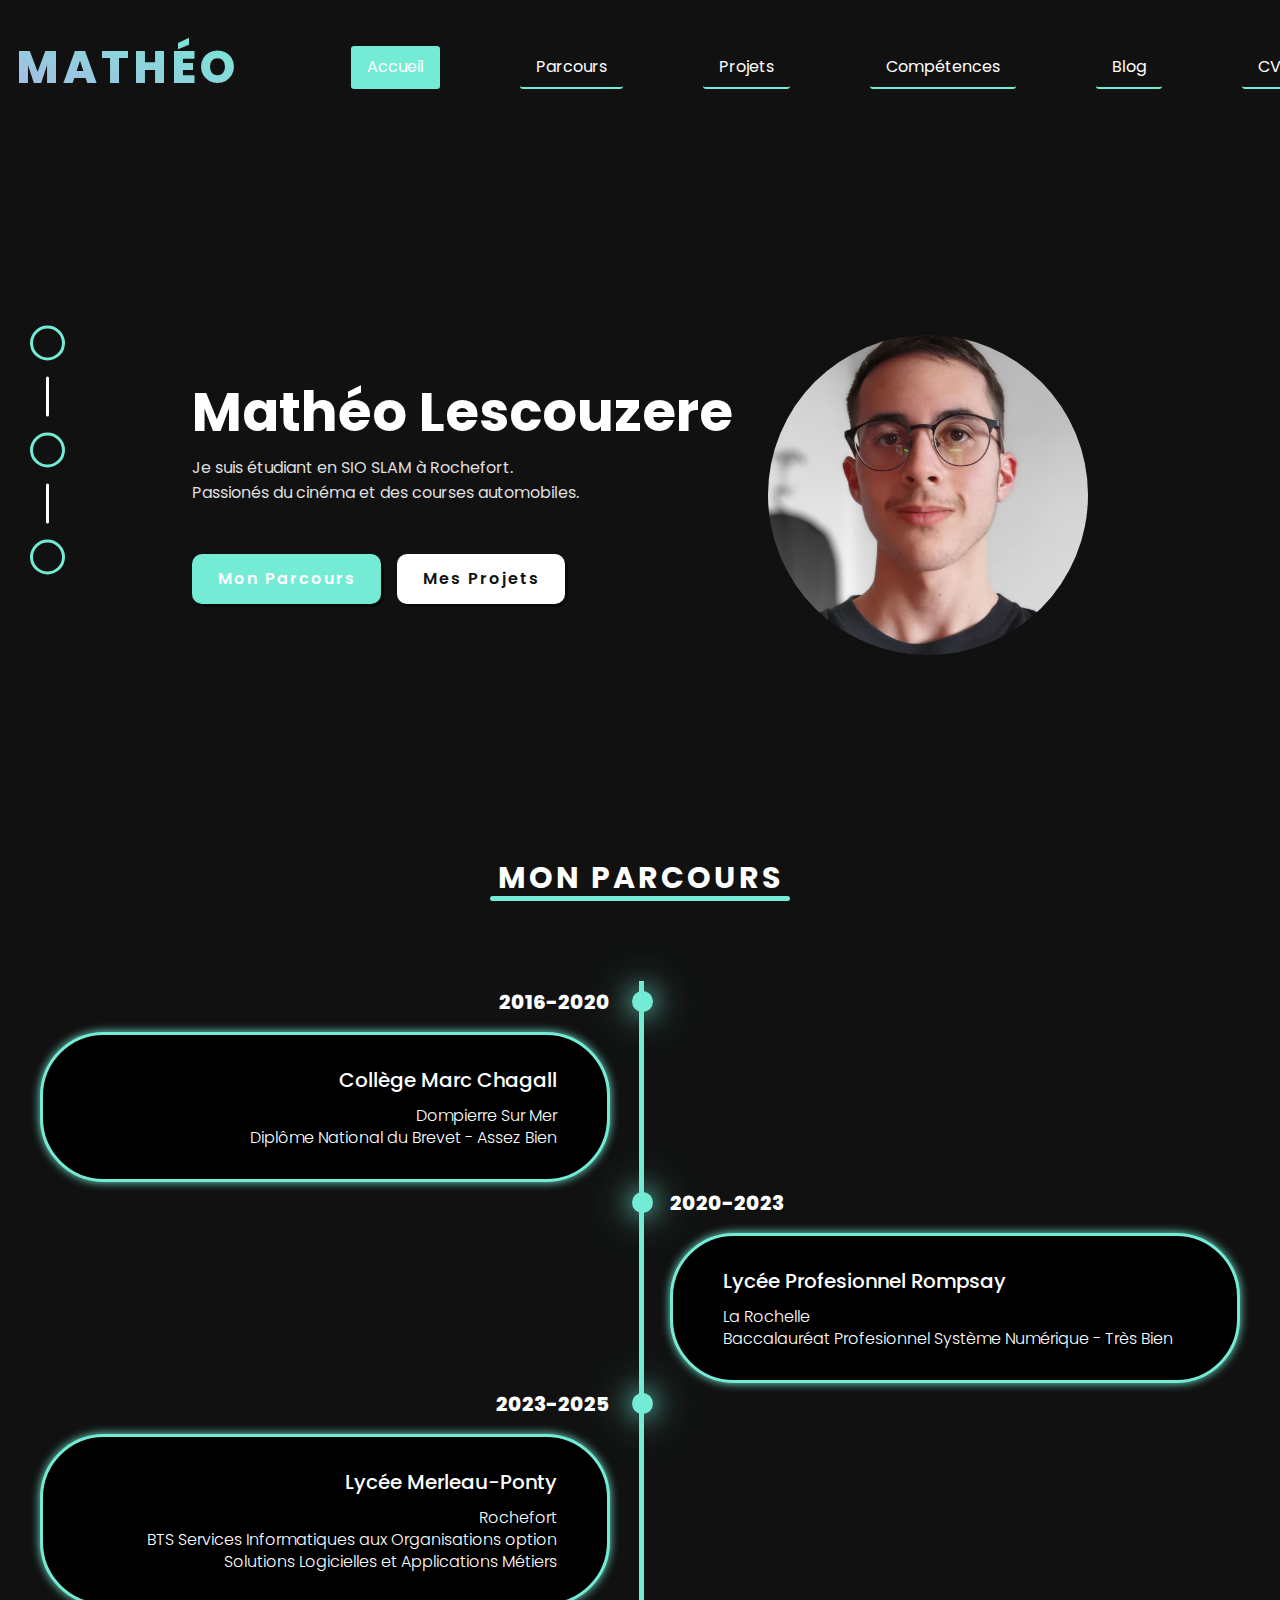
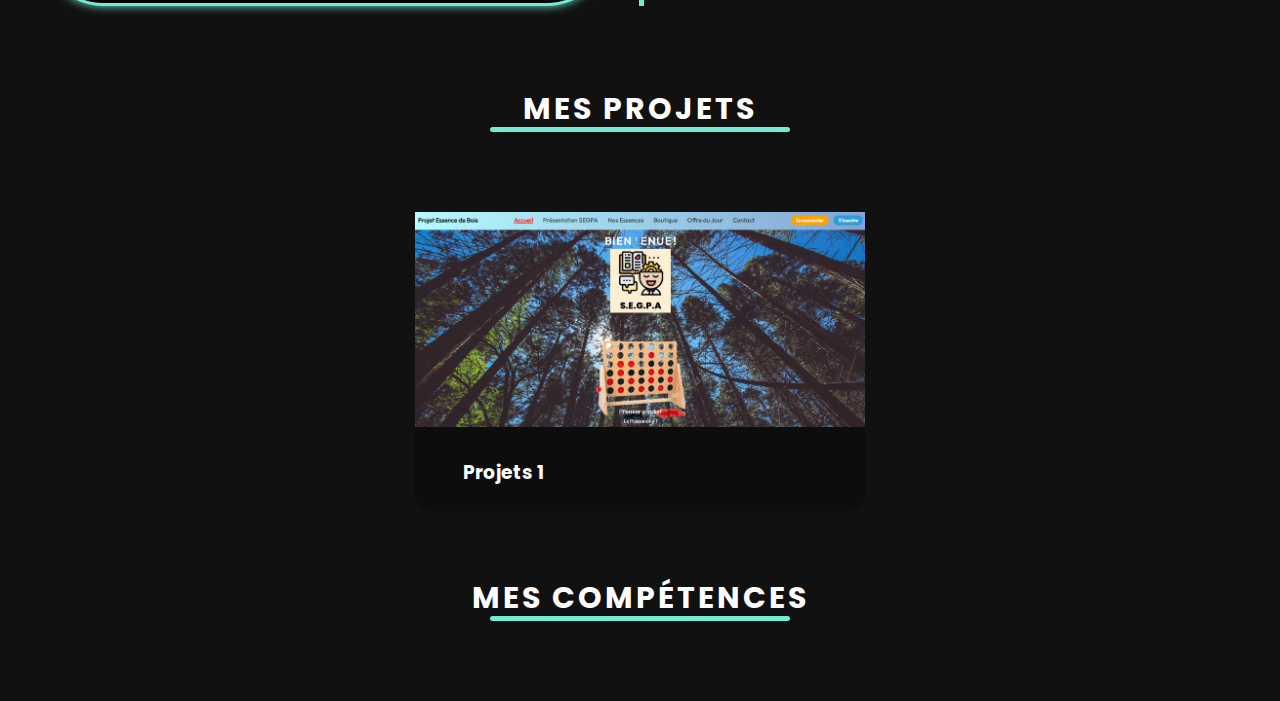
<file: index.html>
<!DOCTYPE html>
<html lang="fr">
<head>
    <meta charset="UTF-8">
    <meta name="viewport" content="width=device-width, initial-scale=1.0">
    <title>Mathéo Lescouzere | Portfolio</title>
    <!--Font Awesome !-->
    <link rel="stylesheet" href="https://cdnjs.cloudflare.com/ajax/libs/font-awesome/6.5.2/css/all.min.css" 
    integrity="sha512-SnH5WK+bZxgPHs44uWIX+LLJAJ9/2PkPKZ5QiAj6Ta86w+fsb2TkcmfRyVX3pBnMFcV7oQPJkl9QevSCWr3W6A==" 
    crossorigin="anonymous" referrerpolicy="no-referrer" />

    <link href="style.css" rel="stylesheet"/>
</head>
<body>
    <header>
        <nav>
            <h1>Mathéo</h1>
            <ul>
                <li><a href="#s-container">Accueil</a></li>
                <li><a href="#parcours">Parcours</a></li>
                <li><a href="#projets">Projets</a></li>
                <li><a href="#competences">Compétences</a></li>
                <li><a href="blog.html">Blog</a></li>
                <li><a target="_blank" href="Ressources/CV - Lescouzere Mathéo.pdf">CV</a></li>
            </ul>
            <button id="btn">
                <i class="fa-solid fa-bars"></i>
            </button>
        </nav>
    </header>

    <div class="icons">
        <a target="_blank" href="https://github.com/1mlesc"><i class="fa-brands fa-github"></i></a>
        <div class="line"></div>
        <a target="_blank" href="https://www.linkedin.com/in/mathéo-l-413751255/"><i class="fa-brands fa-linkedin-in"></i></a>
        <div class="line"></div>
        <a target="_blank" href="https://www.instagram.com/m.lesc/"><i class="fa-brands fa-instagram"></i></a>
    </div>

    <section>
        <div class="s-container" id="s-container">
            <div class="content">
                
                    <div class="typed">
                        <h1 class="title">
                            <span>Mathéo Lescouzere<br></span>
                        </h1>
                    </div>
                <p class="description">
                    Je suis étudiant en SIO SLAM à Rochefort.
                    <br>Passionés du cinéma et des courses automobiles.
                </p>
                <div class="button">
                    <a href="#parcours">Mon Parcours</a>
                    <a href="#projets">Mes Projets</a>
                </div>
            </div>

            <div class="image">
                <img src="./images/pp.jpg" alt="C'est moi !">
            </div>
        </div>
    </section>

    <div class="parcours-section" id="parcours">
        <div class="header">
            <h1>Mon Parcours</h1>
        </div>
        <div class="parcours-content">
            <div class="parcours-item">
                <div class="parcours-item-dot"></div>
                    <div class="parcours-item-date">2016-2020</div>
                    <div class="parcours-item-content">
                        <h3>Collège Marc Chagall</h3>
                        <p><i class="fa-solid fa-location-dot"></i> Dompierre Sur Mer<br>  
                        Diplôme National du Brevet - Assez Bien</p>
                    </div>
            </div>

            <div class="parcours-item">
                <div class="parcours-item-dot"></div>
                    <div class="parcours-item-date">2020-2023</div>
                    <div class="parcours-item-content">
                        <h3>Lycée Profesionnel Rompsay</h3>
                        <p><i class="fa-solid fa-location-dot"></i> La Rochelle<br> 
                        Baccalauréat Profesionnel Système Numérique - Très Bien</p>
                    </div>
                
            </div>

            <div class="parcours-item">
                <div class="parcours-item-dot"></div>
                    <div class="parcours-item-date">2023-2025</div>
                    <div class="parcours-item-content">
                        <h3>Lycée Merleau-Ponty</h3>
                        <p><i class="fa-solid fa-location-dot"></i> Rochefort<br> 
                        BTS Services Informatiques aux Organisations option
                        Solutions Logicielles et Applications Métiers</p>
                    </div>
                
            </div>


        </div>
    </div>

    <div class="projets-section" id="projets">
        <div class="header">
            <h1>Mes Projets</h1>
        </div>
        <div class="wrapper">
            <div class="projet-card">
                <div class="projet-image-conainer">
                    <img src="./images/projets1.png" class="projet-image">
                </div>
                <div class="projet-content">
                    <h3>Projets 1</h3>
                    <div class="check-projet">
                        <a href="Stage-1.html">
                            <i class="fa-solid fa-note-sticky"></i>
                        </a>
                        <a href="http://essences.btssio17.com" target="_blank">
                            <i class="fas fa-external-link-alt"></i>
                        </a>
                    </div>
                </div>
            </div>
        <!--
            <div class="projet-card">
                <div class="projet-image-conainer">
                    <img src="./images/projets2.jpg" class="projet-image">
                </div>
                <div class="projet-content">
                    <h3>Projets 2</h3>
                    <div class="check-projet">
                        <a href="#" target="_blank">
                            <i class="fa-brands fa-github"></i>
                        </a>
                        <a href="#" target="_blank">
                            <i class="fas fa-external-link-alt"></i>
                        </a>
                    </div>
                </div>
            </div>
        -->

            
        </div>
    </div>

    <div class="competences-section" id="competences">
        <div class="header">
            <h1>Mes Compétences</h1>
        </div>
        <div class="competences-content">
            <div class="competences-item">
                <i class="fa-brands fa-html5"></i>
            </div>
            <div class="competences-item">
                <i class="fa-brands fa-css3-alt"></i>
            </div>
            <div class="competences-item">
                <i class="fa-brands fa-js"></i>
            </div>
            <div class="competences-item">
                <i class="fa-brands fa-php"></i>
            </div>
            <div class="competences-item">
                <i class="fa-brands fa-java"></i>
            </div>
            <div class="competences-item">
                <i class="fa-solid fa-database"></i>
            </div>
        </div>
    </div>

    <a href="#" class="back-top"><i class="fa-solid fa-arrow-up"></i></a>

    <script src="script.js"></script>
</body>
</html>
</file>
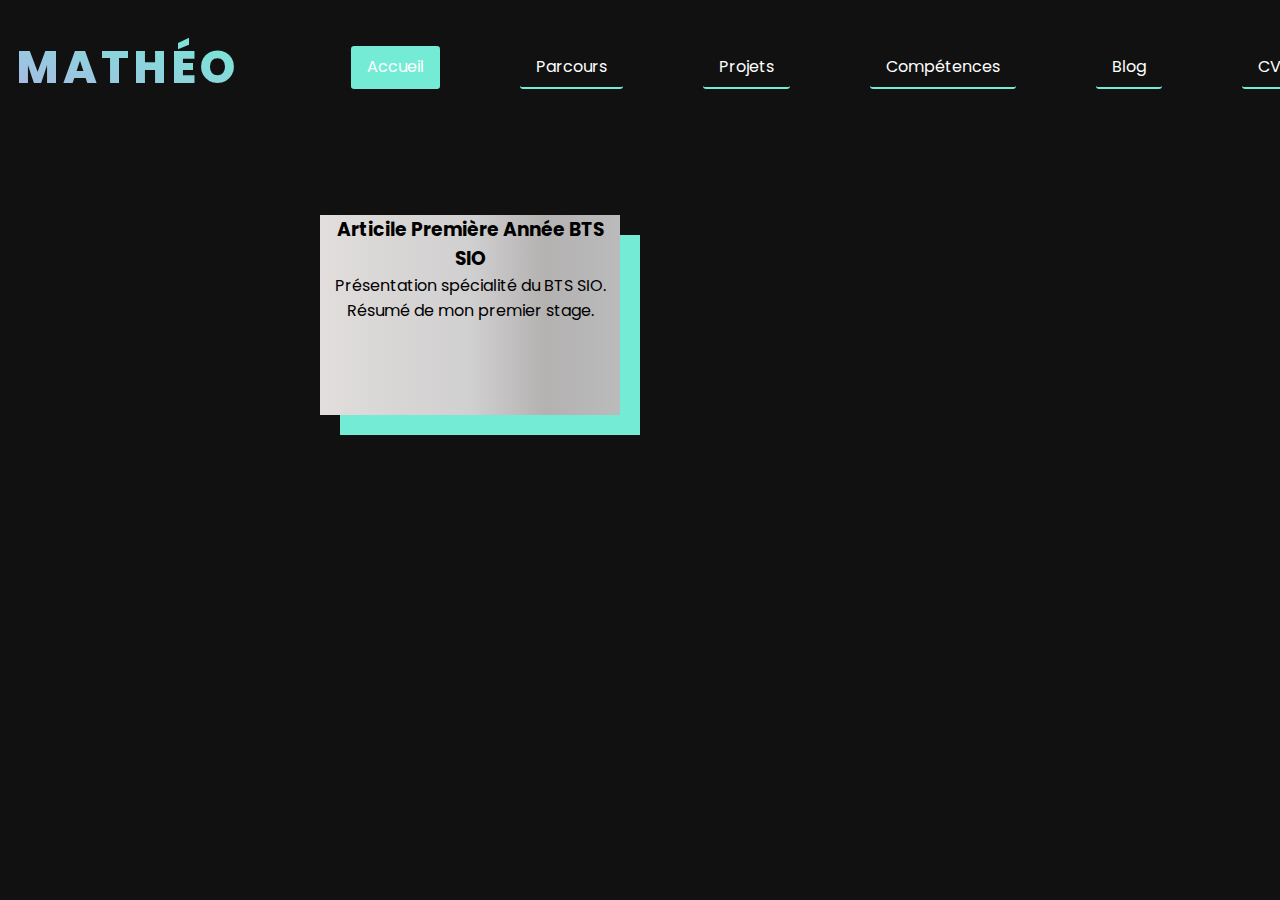
<file: blog.html>
<!DOCTYPE html>
<html lang="fr">
<head>
    <meta charset="UTF-8">
    <meta name="viewport" content="width=device-width, initial-scale=1.0">
    <title>Blog</title>
    <!--Font Awesome !-->
    <link rel="stylesheet" href="https://cdnjs.cloudflare.com/ajax/libs/font-awesome/6.5.2/css/all.min.css" 
    integrity="sha512-SnH5WK+bZxgPHs44uWIX+LLJAJ9/2PkPKZ5QiAj6Ta86w+fsb2TkcmfRyVX3pBnMFcV7oQPJkl9QevSCWr3W6A==" 
    crossorigin="anonymous" referrerpolicy="no-referrer" />

    <link href="style.css" rel="stylesheet"/>
</head>
<body>
    <header>
        <nav>
            <h1>Mathéo</h1>
            <ul>
                <li><a href="index.html#s-container">Accueil</a></li>
                <li><a href="index.html#parcours">Parcours</a></li>
                <li><a href="index.html#projets">Projets</a></li>
                <li><a href="index.html#competences">Compétences</a></li>
                <li><a href="#">Blog</a></li>
                <li><a target="_blank" href="Ressources/CV - Lescouzere Mathéo.pdf">CV</a></li>
            </ul>
            <button id="btn">
                <i class="fa-solid fa-bars"></i>
            </button>
        </nav>
    </header>

<div class="article">
    <a href="Stage-1.html">
    <div class="blog-cadre">
        
        <div class="blog-cadre-title">
            <h3>Articile Première Année BTS SIO</h3>
        </div>
        <div class="blog-cadre-content">
            <p>Présentation spécialité du BTS SIO.</p>
            <p>Résumé de mon premier stage.</p>
        </div>  
    </div>
    </a>
</div>


    <script src="script.js"></script>
</body>
</html>
</file>
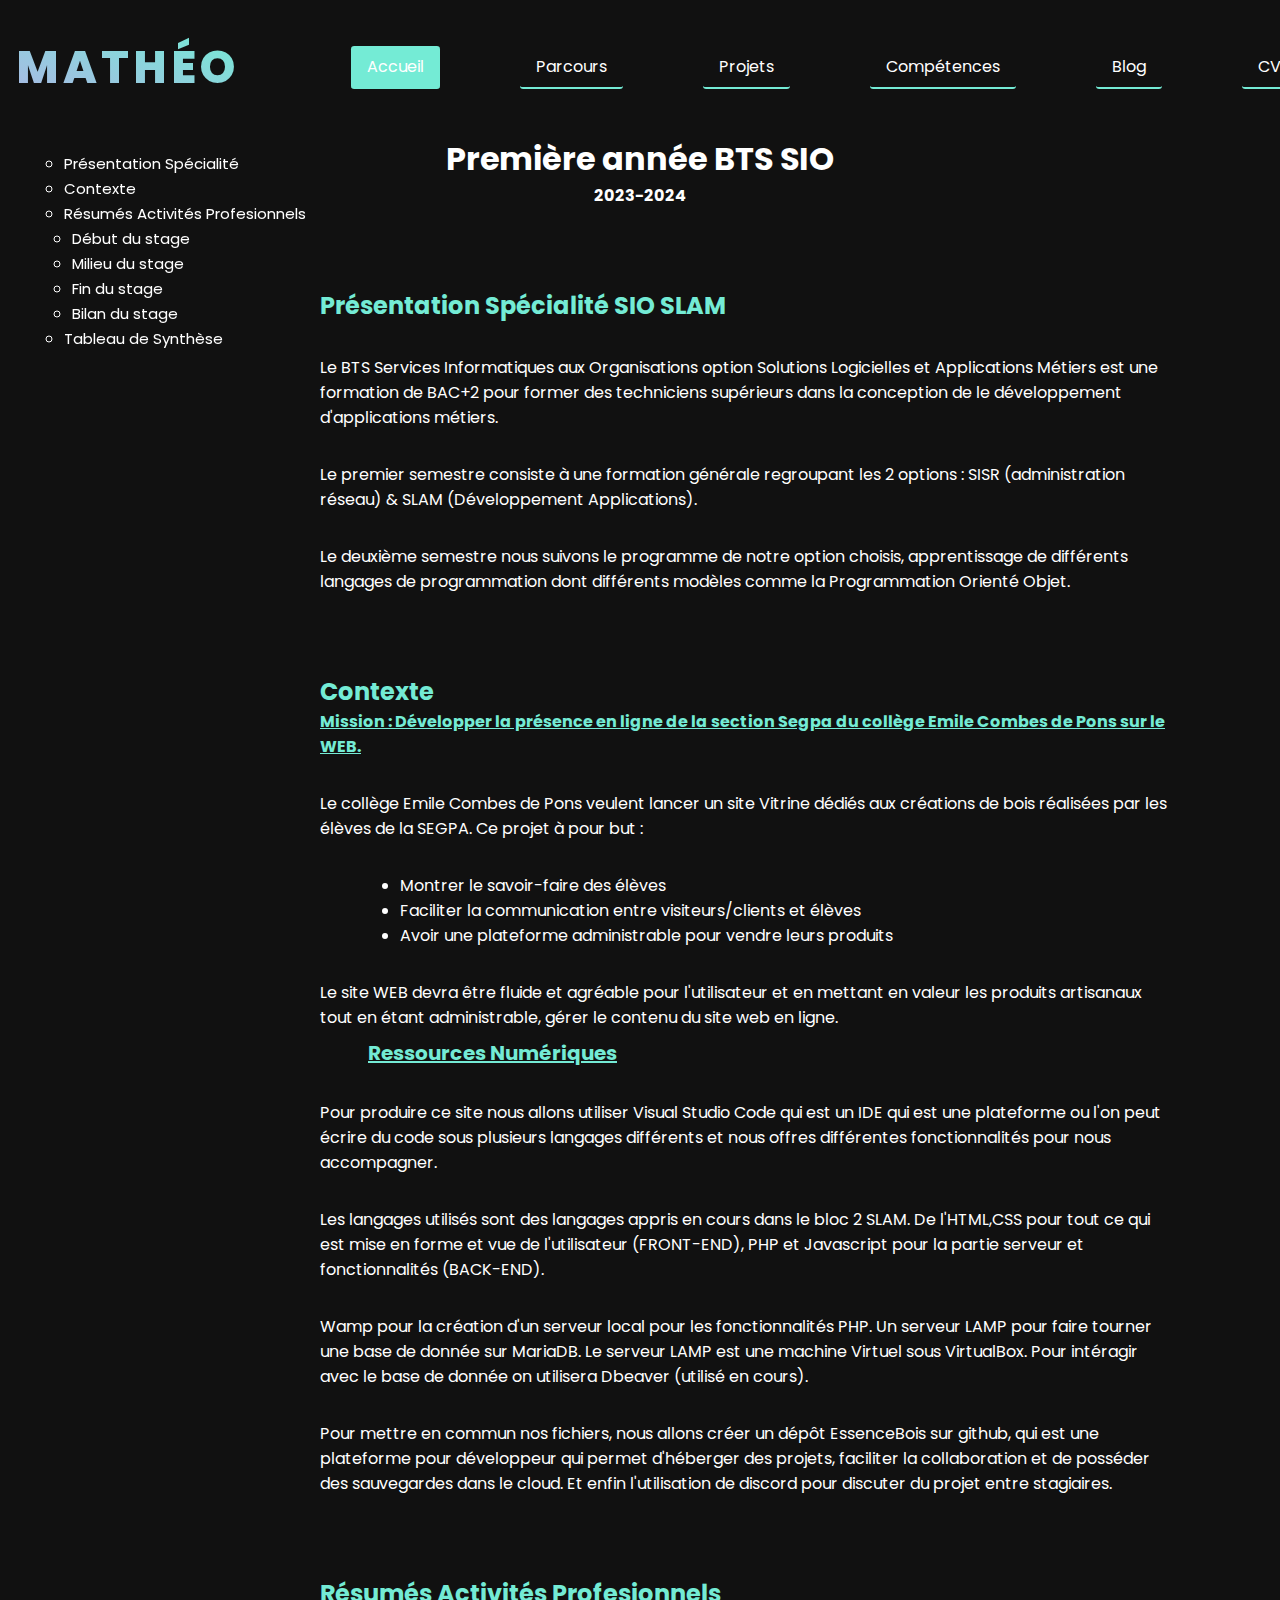
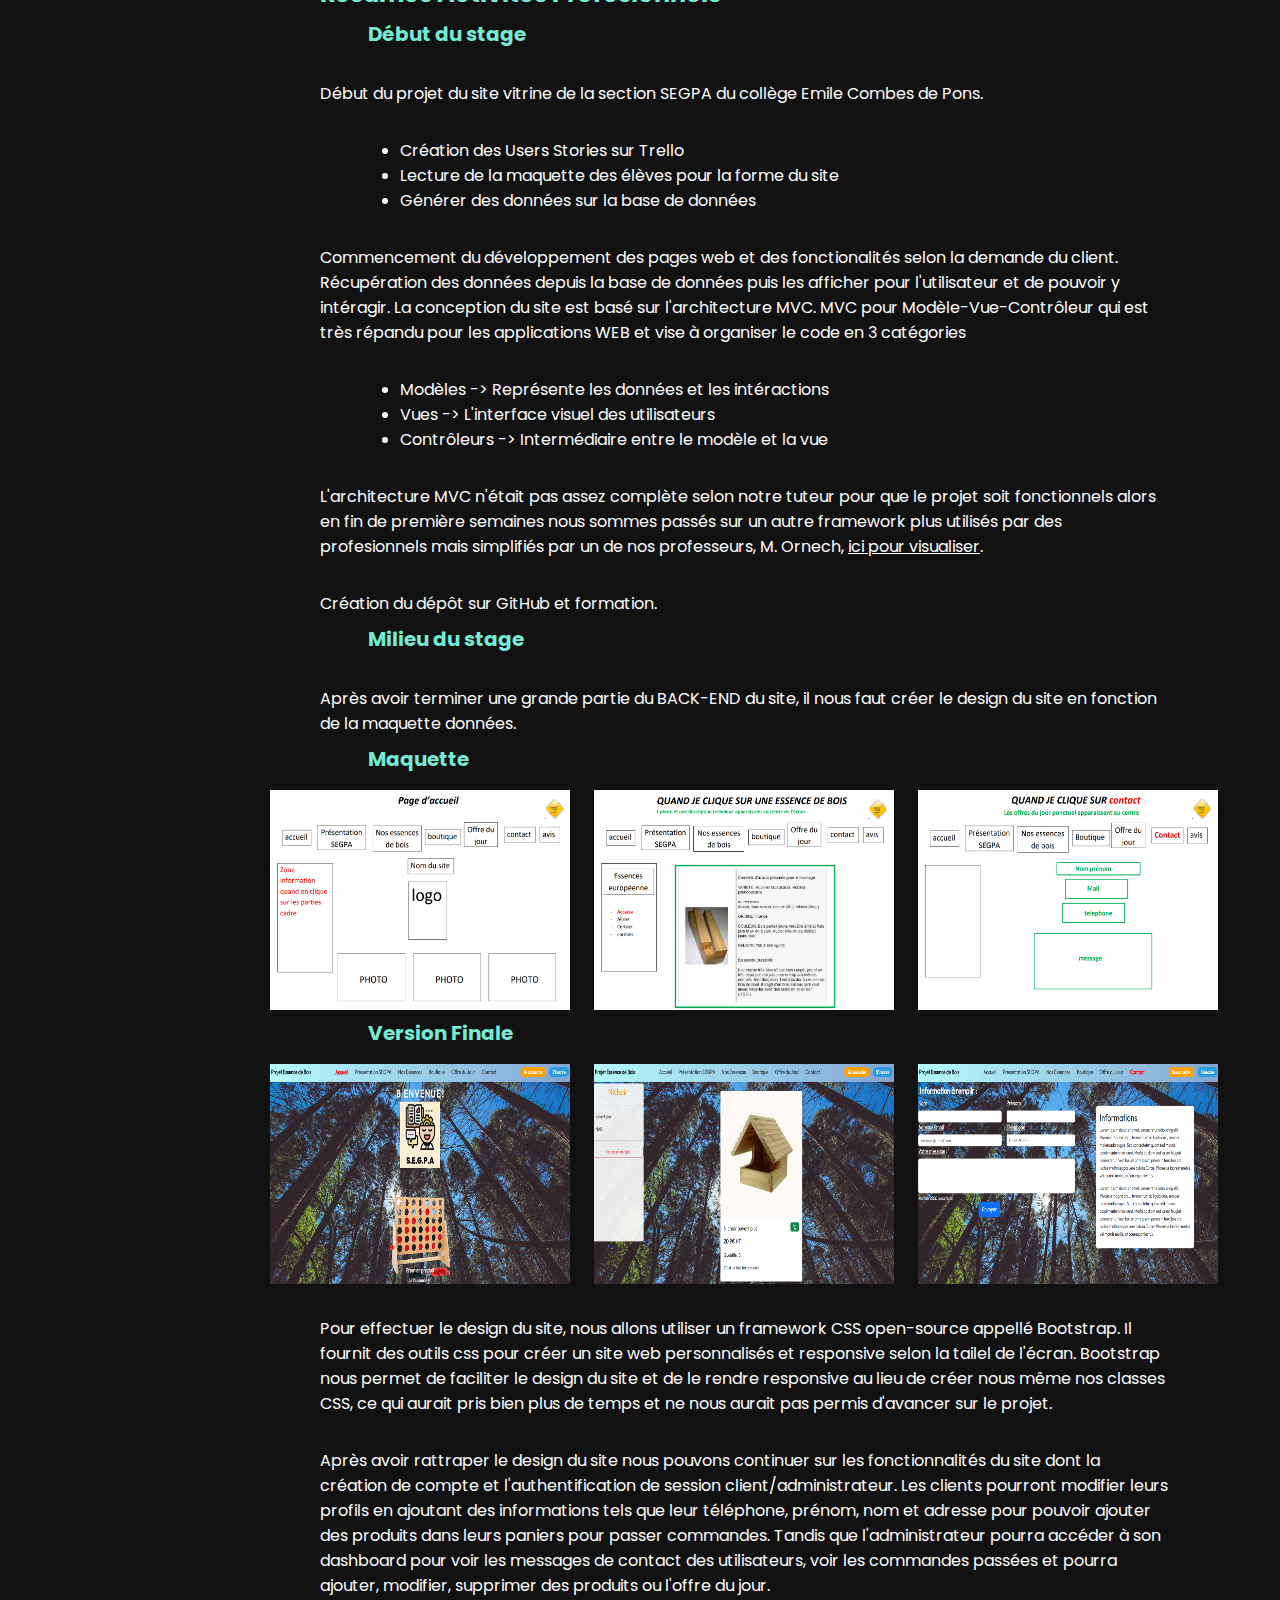
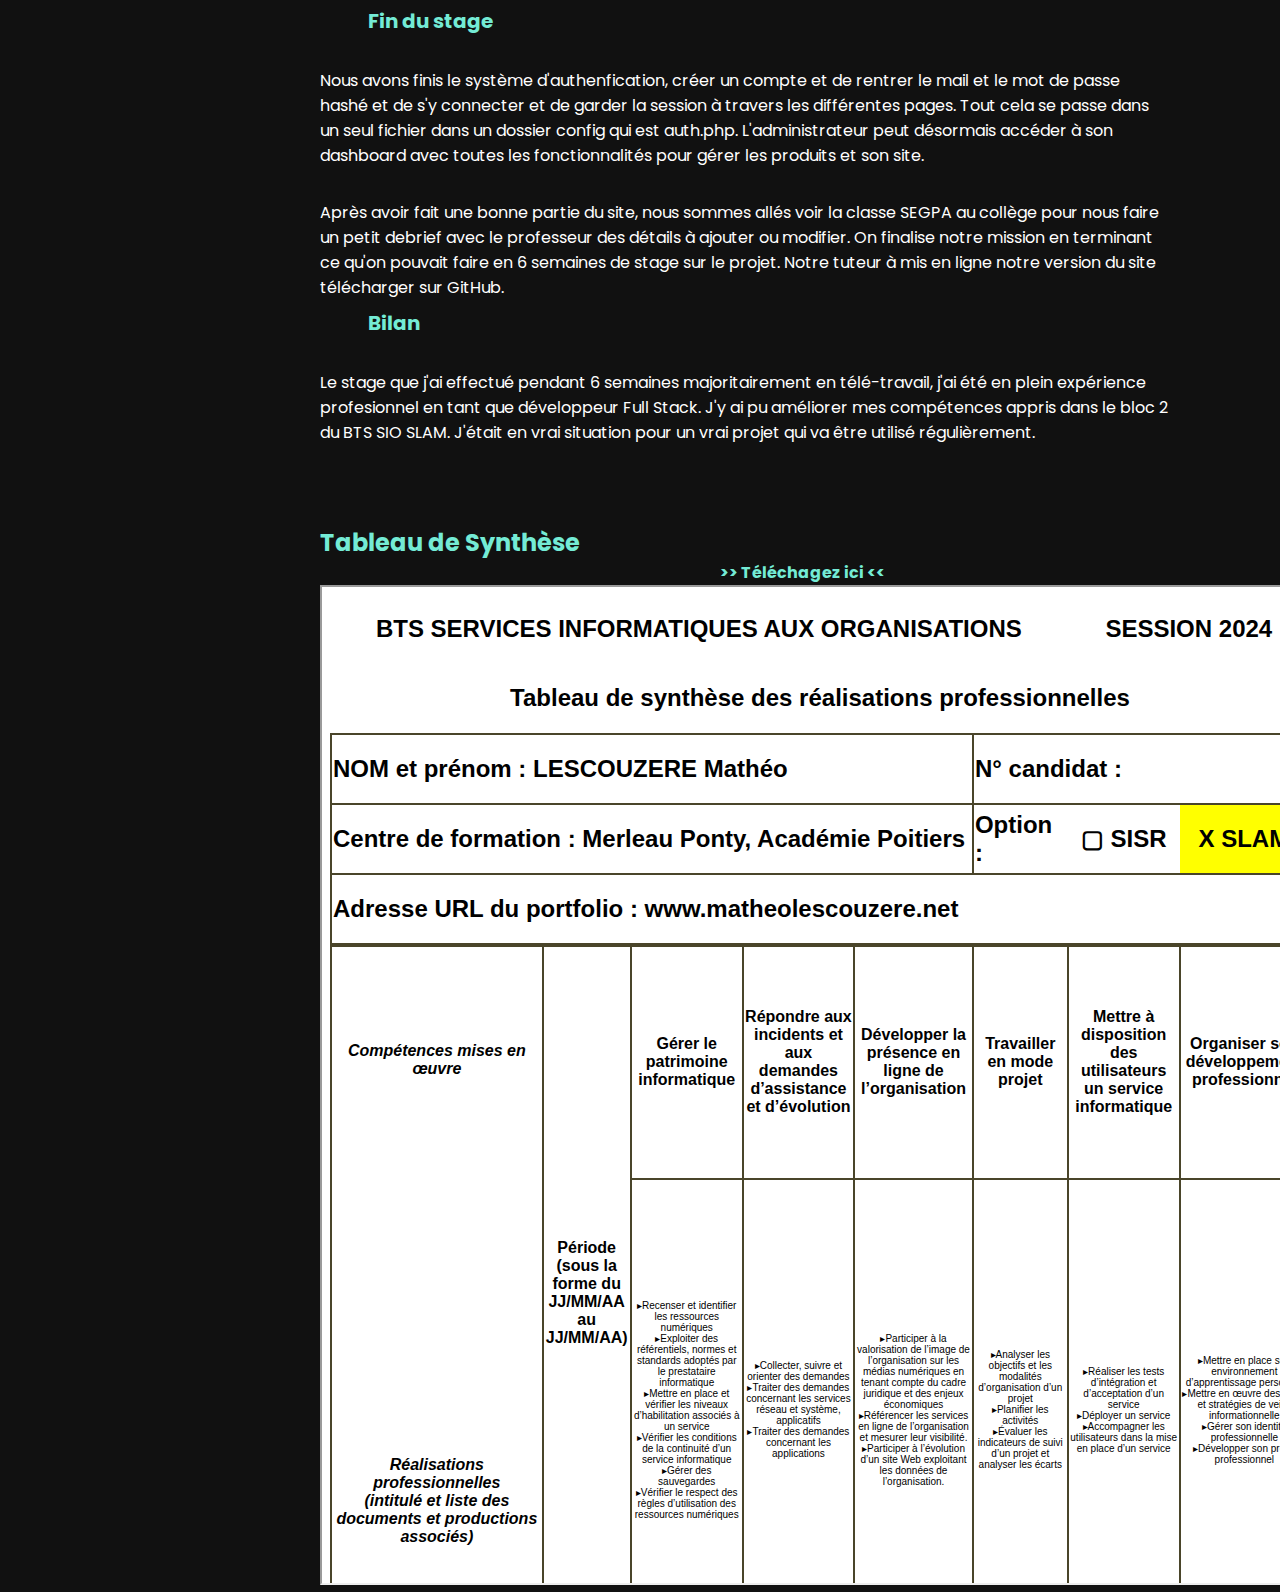
<file: Stage-1.html>
<!DOCTYPE html>
<html lang="fr">
<head>
    <meta charset="UTF-8">
    <meta name="viewport" content="width=device-width, initial-scale=1.0">
    <title>blog</title>
    <!--Font Awesome !-->
    <link rel="stylesheet" href="https://cdnjs.cloudflare.com/ajax/libs/font-awesome/6.5.2/css/all.min.css" 
    integrity="sha512-SnH5WK+bZxgPHs44uWIX+LLJAJ9/2PkPKZ5QiAj6Ta86w+fsb2TkcmfRyVX3pBnMFcV7oQPJkl9QevSCWr3W6A==" 
    crossorigin="anonymous" referrerpolicy="no-referrer" />

    <link href="style.css" rel="stylesheet"/>
</head>

<body>
<header>
    <nav>
        <h1>Mathéo</h1>
        <ul>
            <li><a href="index.html#s-container">Accueil</a></li>
            <li><a href="index.html#parcours">Parcours</a></li>
            <li><a href="index.html#projets">Projets</a></li>
            <li><a href="index.html#competences">Compétences</a></li>
            <li><a href="blog.html">Blog</a></li>
            <li><a target="_blank" href="Ressources/CV - Lescouzere Mathéo.pdf">CV</a></li>
        </ul>
        <button id="btn">
            <i class="fa-solid fa-bars"></i>
        </button>
    </nav>
</header>

    <div class="sommaire">
        <ul>
            <li><a href="#sio">Présentation Spécialité</a></li>
            <li><a href="#contexte">Contexte</a></li>
            <li><a href="#resumes">Résumés Activités Profesionnels</a>
            <ul class="sous-liste">
                <li><a href="#debut">Début du stage</a></li>
                <li><a href="#milieu">Milieu du stage</a></li>
                <li><a href="#fin">Fin du stage</a></li>
                <li><a href="#bilan">Bilan du stage</a></li>
            </ul>
            </li>
            <li><a href="#tableau">Tableau de Synthèse</a></li>
        </ul>
    </div>

    <div class="hero">
        <h1>Première année BTS SIO</h1>
        <h4>2023-2024</h4>
    </div>

    <div class="blog sio" id="sio">
        <div class="blog-title">
            <h2>Présentation Spécialité SIO SLAM</h2>
        </div>
        <div class="blog-content">
            <p>Le BTS Services Informatiques aux Organisations option Solutions Logicielles et Applications Métiers est une formation 
            de BAC+2 pour former des techniciens supérieurs dans la conception de le développement d'applications métiers.</p>

            <p>Le premier semestre consiste à une formation générale regroupant les 2 options : SISR (administration réseau) & SLAM 
            (Développement Applications).</p>

            <p>Le deuxième semestre nous suivons le programme de notre option choisis, apprentissage de différents langages de programmation dont 
            différents modèles comme la Programmation Orienté Objet.</p>
        </div>
    </div>

    <div class="blog contexte-section" id="contexte">
        <div class="blog-title">
            <h2>Contexte</h2>
            <h4>Mission : Développer la présence en ligne de la section <span>Segpa du collège Emile Combes de Pons</span> sur le WEB.</h4>
        </div>
        <div class="blog-content">
            <p>Le collège Emile Combes de Pons veulent lancer un site Vitrine dédiés aux créations de bois réalisées par les élèves de la SEGPA. Ce projet à pour but :</p>

            <ul>
                <li>Montrer le savoir-faire des élèves</li>
                <li>Faciliter la communication entre visiteurs/clients et élèves</li>
                <li>Avoir une plateforme administrable pour vendre leurs produits</li>
            </ul>

            <p>Le site WEB devra être fluide et agréable pour l'utilisateur et en mettant en valeur les produits artisanaux 
            tout en étant administrable, gérer le contenu du site web en ligne.</p>

            <h4>Ressources Numériques</h4>
            <p>Pour produire ce site nous allons utiliser Visual Studio Code qui est un IDE qui est une plateforme 
            ou l'on peut écrire du code sous plusieurs langages différents et nous offres différentes fonctionnalités pour nous accompagner.</p>

            <p>Les langages utilisés sont des langages appris en cours dans le bloc 2 SLAM. De l'HTML,CSS pour tout ce qui est mise en forme 
            et vue de l'utilisateur (FRONT-END), PHP et Javascript pour la partie serveur et fonctionnalités (BACK-END).</p>

            <p>Wamp pour la création d'un serveur local pour les fonctionnalités PHP.
            Un serveur LAMP pour faire tourner une base de donnée sur MariaDB. 
            Le serveur LAMP est une machine Virtuel sous VirtualBox. Pour intéragir avec le base de donnée on utilisera Dbeaver (utilisé en cours).</p>

            <p>Pour mettre en commun nos fichiers, nous allons créer un dépôt EssenceBois sur github, qui est une plateforme pour développeur qui permet 
            d'héberger des projets, faciliter la collaboration et de posséder des sauvegardes dans le cloud.
            Et enfin l'utilisation de discord pour discuter du projet entre stagiaires.</p>
        </div>
    </div>


    <div class="blog resumes-section" id="resumes">
        <div class="blog-title">
            <h2>Résumés Activités Profesionnels</h2>
        </div>
        <div class="blog-content">
            <h4 id="debut">Début du stage</h4>

            <p>Début du projet du site vitrine de la section SEGPA du collège Emile Combes de Pons.</p>

            <ul>
                <li>Création des Users Stories sur Trello</li>
                <li>Lecture de la maquette des élèves pour la forme du site</li>
                <li>Générer des données sur la base de données</li>
            </ul>

            <p>Commencement du développement des pages web et des fonctionalités selon la demande du client. Récupération des données depuis 
            la base de données puis les afficher pour l'utilisateur et de pouvoir y intéragir. La conception du site est basé sur l'architecture MVC. 
            MVC pour Modèle-Vue-Contrôleur qui est très répandu pour les applications WEB et vise à organiser le code en 3 catégories</p>
            
            <ul>
                <li>Modèles -> Représente les données et les intéractions</li>
                <li>Vues -> L'interface visuel des utilisateurs</li>
                <li>Contrôleurs -> Intermédiaire entre le modèle et la vue</li>
            </ul>

            <p>L'architecture MVC n'était pas assez complète selon notre tuteur pour que le projet soit fonctionnels alors en fin de première semaines 
            nous sommes passés sur un autre framework plus utilisés par des profesionnels mais simplifiés par un de nos professeurs, M. Ornech, 
            <a href="https://github.com/ornech/gestion_stage" target="_blank">ici pour visualiser</a>.</p>

            <p>Création du dépôt sur GitHub et formation.</p>


            <h4 id="milieu">Milieu du stage</h4>

            <p>Après avoir terminer une grande partie du BACK-END du site, il nous faut créer le design du site en fonction de la maquette données.</p>

            <h4>Maquette</h4>

            <div class="blog-images">
                <img src="images/maquette-1.png"/>
                <img src="images/maquette-2.png"/>
                <img src="images/maquette-3.png"/>
            </div>
            <h4>Version Finale</h4>
            <div class="blog-images">
                <img src="images/version-final-1.png"/>
                <img src="images/version-final-2.png"/>
                <img src="images/version-final-3.png"/>
            </div>

            <p>Pour effectuer le design du site, nous allons utiliser un framework CSS open-source appellé <i class="fa-brands fa-bootstrap"></i> Bootstrap. 
            Il fournit des outils css pour créer un site web personnalisés et responsive selon la tailel de l'écran. Bootstrap nous permet de faciliter le design du site 
            et de le rendre responsive au lieu de créer nous même nos classes CSS, ce qui aurait pris bien plus de temps et ne nous aurait pas permis d'avancer sur le projet.</p>

            <p>Après avoir rattraper le design du site nous pouvons continuer sur les fonctionnalités du site dont la création de compte et l'authentification de session client/administrateur. 
            Les clients pourront modifier leurs profils en ajoutant des informations tels que leur téléphone, prénom, nom et adresse pour pouvoir ajouter des produits dans leurs paniers pour passer commandes.
            Tandis que l'administrateur pourra accéder à son dashboard pour voir les messages de contact des utilisateurs, voir les commandes passées et pourra ajouter, modifier, supprimer des produits ou l'offre du jour.
            </p>

            <h4 id="fin">Fin du stage</h4>

            <p>Nous avons finis le système d'authenfication, créer un compte et de rentrer le mail et le mot de passe hashé et de s'y connecter et de garder la session à travers les différentes pages.
            Tout cela se passe dans un seul fichier dans un dossier config qui est auth.php.
            L'administrateur peut désormais accéder à son dashboard avec toutes les fonctionnalités pour gérer les produits et son site.</p>
                
            <p>Après avoir fait une bonne partie du site, nous sommes allés voir la classe SEGPA au collège pour nous faire un petit debrief avec le professeur des détails à ajouter ou modifier. 
            On finalise notre mission en terminant ce qu'on pouvait faire en 6 semaines de stage sur le projet.
            Notre tuteur à mis en ligne notre version du site télécharger sur GitHub.</p>

            <h4 id="bilan">Bilan</h4>

            <p>Le stage que j'ai effectué pendant 6 semaines majoritairement en télé-travail, j'ai été en plein expérience profesionnel en tant que développeur Full Stack. 
            J'y ai pu améliorer mes compétences appris dans le bloc 2 du BTS SIO SLAM. J'était en vrai situation pour un vrai projet qui va être utilisé régulièrement.</p>
        </div>
    </div>

    <div class="tableau" id="tableau">
        <h2 style="color: var(--main-color)">Tableau de Synthèse</h2>
        <h4><a href="Ressources/6- Annexe 6-1 - Tableau de synthèse - Epreuve E4 - BTS SIO 2024 (3).xlsx" download="Tableau de Synthèse - LESCOUZERE Mathéo">>> Téléchagez ici <<</a></h4>

        <iframe src="Ressources/6- Annexe 6-1 - Tableau de synthèse - Epreuve E4 - BTS SIO 2024 (3).html" width="1000" height="1000"></iframe>
    </div>




    <a href="#" class="back-top"><i class="fa-solid fa-arrow-up"></i></a>

    <script src="script.js"></script>
</body>
</html>
</file>
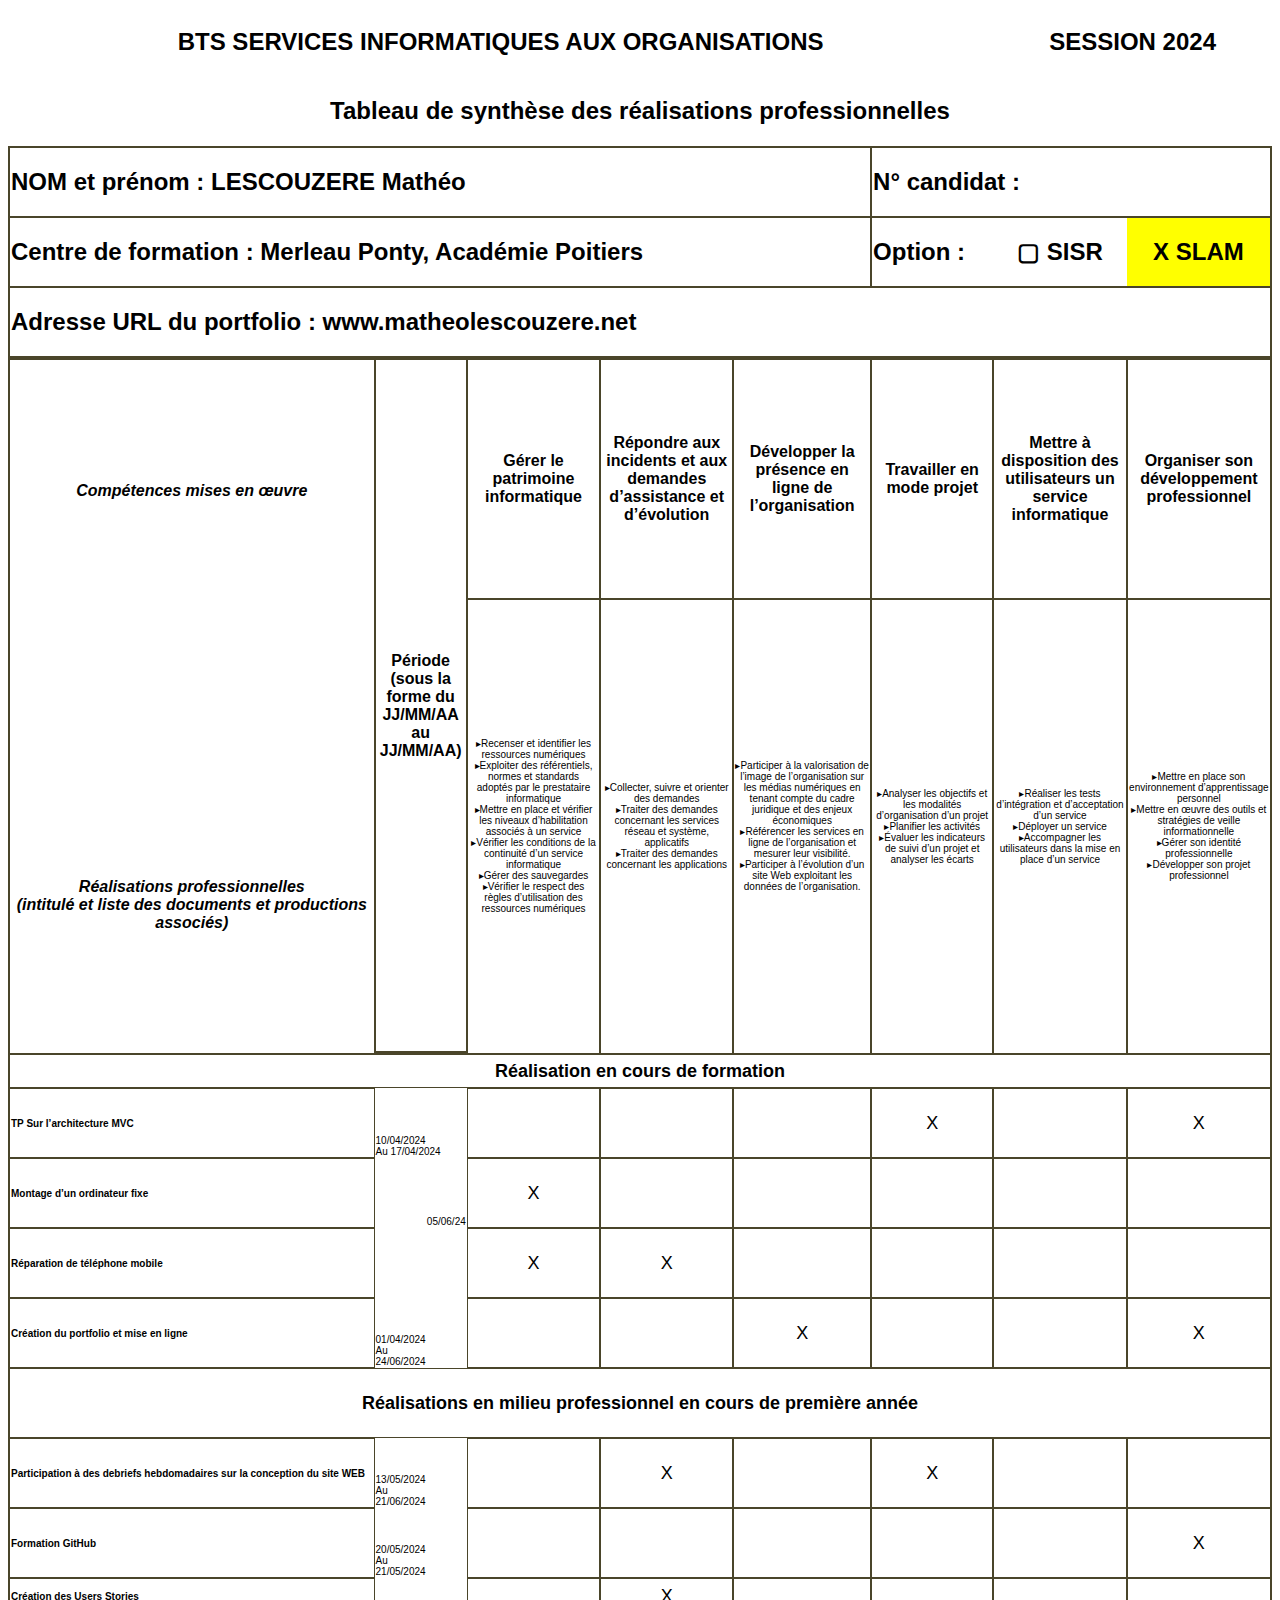
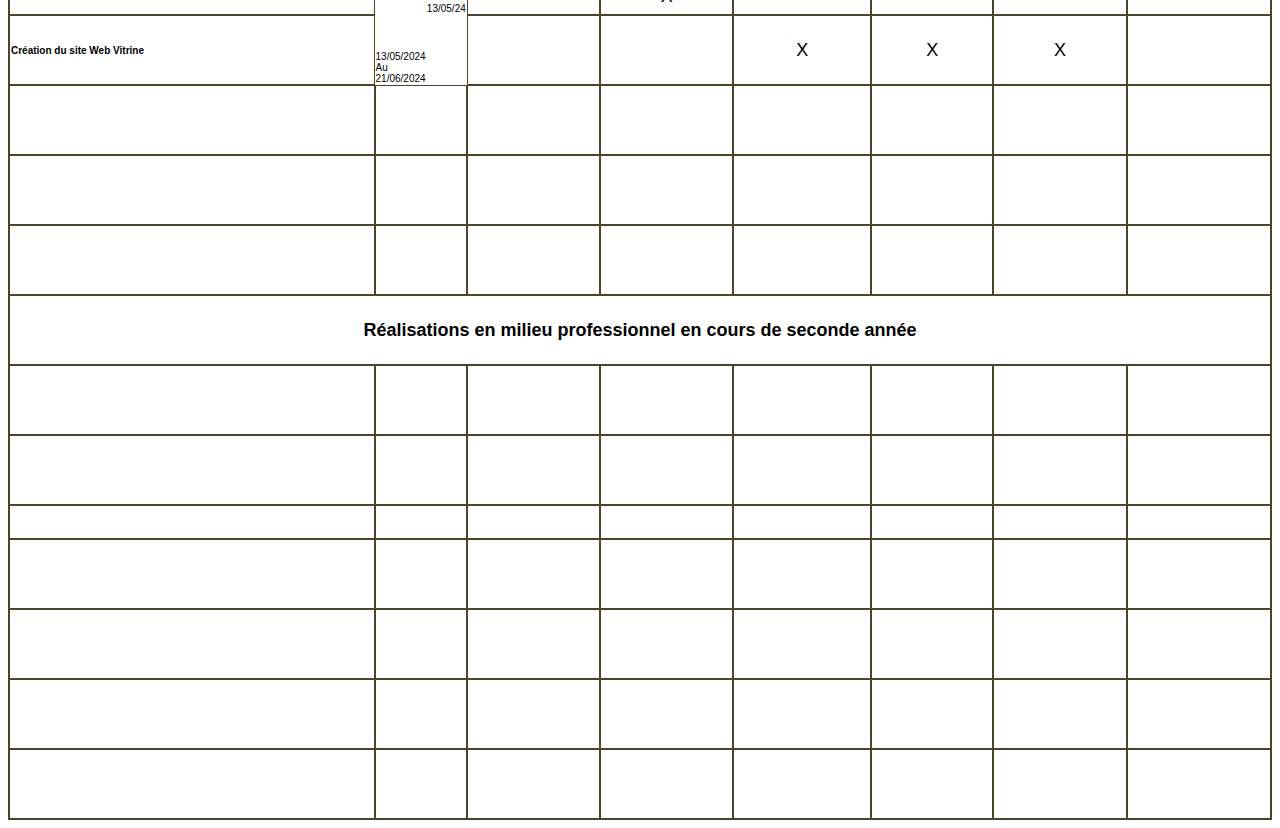
<file: Ressources/6- Annexe 6-1 - Tableau de synthèse - Epreuve E4 - BTS SIO 2024 (3).html>
<!DOCTYPE html>

<html>
<head>
	
	<meta http-equiv="content-type" content="text/html; charset=utf-8"/>
	<title></title>
	<meta name="generator" content="LibreOffice 7.6.0.3 (Windows)"/>
	<meta name="author" content="Christine Gaubert-Macon"/>
	<meta name="created" content="2012-01-12T10:51:15"/>
	<meta name="changed" content="2024-06-24T16:26:47.010000000"/>
	<meta name="AppVersion" content="15.0000"/>
	
	<style type="text/css">
		body,div,table,thead,tbody,tfoot,tr,th,td,p { font-family:"Arial"; font-size:x-small }
		a.comment-indicator:hover + comment { background:#ffd; position:absolute; display:block; border:1px solid black; padding:0.5em;  } 
		a.comment-indicator { background:red; display:inline-block; border:1px solid black; width:0.5em; height:0.5em;  } 
		comment { display:none;  } 
	</style>
	
</head>

<body>
<table cellspacing="0" border="0">
	<colgroup width="651"></colgroup>
	<colgroup width="100"></colgroup>
	<colgroup span="6" width="173"></colgroup>
	<tr>
		<td colspan=6 height="66" align="center" valign=middle><b><font size=5>BTS SERVICES INFORMATIQUES AUX ORGANISATIONS</font></b></td>
		<td colspan=2 align="center" valign=middle><b><font size=5>SESSION 2024</font></b></td>
		</tr>
	<tr>
		<td colspan=8 height="68" align="center" valign=middle><b><font size=5>Tableau de synthèse des réalisations professionnelles </font></b></td>
		</tr>
	<tr>
		<td style="border-top: 2px solid #4a452a; border-bottom: 1px solid #4a452a; border-left: 2px solid #4a452a; border-right: 1px solid #4a452a" colspan=5 height="66" align="left" valign=middle><b><font size=5>NOM et prénom : LESCOUZERE Mathéo</font></b></td>
		<td style="border-top: 2px solid #4a452a; border-bottom: 1px solid #4a452a; border-left: 1px solid #4a452a; border-right: 2px solid #4a452a" colspan=3 align="left" valign=middle><b><font size=5>N° candidat : </font></b></td>
		</tr>
	<tr>
		<td style="border-top: 1px solid #4a452a; border-bottom: 1px solid #4a452a; border-left: 2px solid #4a452a; border-right: 1px solid #4a452a" colspan=5 height="66" align="left" valign=middle><b><font size=5>Centre de formation : Merleau Ponty, Académie Poitiers</font></b></td>
		<td style="border-top: 1px solid #4a452a; border-bottom: 1px solid #4a452a; border-left: 1px solid #4a452a" align="left" valign=middle><b><font size=5>Option :</font></b></td>
		<td style="border-top: 1px solid #4a452a; border-bottom: 1px solid #4a452a" align="center" valign=middle><b><font size=5>▢ SISR</font></b></td>
		<td style="border-top: 1px solid #4a452a; border-bottom: 1px solid #4a452a; border-right: 2px solid #4a452a" align="center" valign=middle bgcolor="#FFFF00"><b><font size=5>X SLAM</font></b></td>
	</tr>
	<tr>
		<td style="border-top: 1px solid #4a452a; border-bottom: 2px solid #4a452a; border-left: 2px solid #4a452a; border-right: 2px solid #4a452a" colspan=8 height="66" align="left" valign=middle><b><font size=5>Adresse URL du portfolio : www.matheolescouzere.net</font></b></td>
		</tr>
	<tr>
		<td style="border-top: 2px solid #4a452a; border-left: 2px solid #4a452a; border-right: 1px solid #4a452a" rowspan=2 height="691" align="center" valign=middle><b><i><font size=3>Compétences mises en œuvre<br><br><br><br><br><br><br><br><br><br><br><br><br><br><br><br><br><br><br><br><br><br>Réalisations professionnelles<br>(intitulé et liste des documents et productions associés)</font></i></b></td>
		<td style="border-top: 2px solid #4a452a; border-bottom: 2px solid #4a452a; border-left: 1px solid #4a452a; border-right: 1px solid #4a452a" rowspan=2 align="center" valign=middle><b><font size=3>Période (sous la forme du JJ/MM/AA au JJ/MM/AA)</font></b></td>
		<td style="border-top: 2px solid #4a452a; border-bottom: 1px solid #4a452a; border-left: 1px solid #4a452a; border-right: 1px solid #4a452a" align="center" valign=middle><b><font size=3>Gérer le patrimoine informatique</font></b></td>
		<td style="border-top: 2px solid #4a452a; border-bottom: 1px solid #4a452a; border-left: 1px solid #4a452a; border-right: 1px solid #4a452a" align="center" valign=middle><b><font size=3>Répondre aux incidents et aux demandes d’assistance et d’évolution</font></b></td>
		<td style="border-top: 2px solid #4a452a; border-bottom: 1px solid #4a452a; border-left: 1px solid #4a452a; border-right: 1px solid #4a452a" align="center" valign=middle><b><font size=3>Développer la présence en ligne de l’organisation</font></b></td>
		<td style="border-top: 2px solid #4a452a; border-bottom: 1px solid #4a452a; border-left: 1px solid #4a452a; border-right: 1px solid #4a452a" align="center" valign=middle><b><font size=3>Travailler en mode projet</font></b></td>
		<td style="border-top: 2px solid #4a452a; border-bottom: 1px solid #4a452a; border-left: 1px solid #4a452a; border-right: 1px solid #4a452a" align="center" valign=middle><b><font size=3>Mettre à disposition des utilisateurs un service informatique</font></b></td>
		<td style="border-top: 2px solid #4a452a; border-bottom: 1px solid #4a452a; border-left: 1px solid #4a452a; border-right: 2px solid #4a452a" align="center" valign=middle><b><font size=3>Organiser son développement professionnel</font></b></td>
	</tr>
	<tr>
		<td style="border-top: 1px solid #4a452a; border-left: 1px solid #4a452a; border-right: 1px solid #4a452a" align="center" valign=middle>▸Recenser et identifier les ressources numériques <br>▸Exploiter des référentiels, normes et standards adoptés par le prestataire informatique<br>▸Mettre en place et vérifier les niveaux d’habilitation associés à un service<br>▸Vérifier les conditions de la continuité d’un service informatique<br>▸Gérer des sauvegardes<br>▸Vérifier le respect des règles d’utilisation des ressources numériques</td>
		<td style="border-top: 1px solid #4a452a; border-left: 1px solid #4a452a; border-right: 1px solid #4a452a" align="center" valign=middle>▸Collecter, suivre et orienter des demandes <br>▸Traiter des demandes concernant les services réseau et système, applicatifs<br>▸Traiter des demandes concernant les applications</td>
		<td style="border-top: 1px solid #4a452a; border-left: 1px solid #4a452a; border-right: 1px solid #4a452a" align="center" valign=middle>▸Participer à la valorisation de l’image de l’organisation sur les médias numériques en tenant compte du cadre juridique et des enjeux économiques<br>▸Référencer les services en ligne de l’organisation et mesurer leur visibilité.<br>▸Participer à l’évolution d’un site Web exploitant les données de l’organisation.</td>
		<td style="border-top: 1px solid #4a452a; border-left: 1px solid #4a452a; border-right: 1px solid #4a452a" align="center" valign=middle>▸Analyser les objectifs et les modalités d’organisation d’un projet<br>▸Planifier les activités<br>▸Évaluer les indicateurs de suivi d’un projet et analyser les écarts</td>
		<td style="border-top: 1px solid #4a452a; border-left: 1px solid #4a452a; border-right: 1px solid #4a452a" align="center" valign=middle>▸Réaliser les tests d’intégration et d’acceptation d’un service<br>▸Déployer un service<br>▸Accompagner les utilisateurs dans la mise en place d’un service</td>
		<td style="border-top: 1px solid #4a452a; border-left: 1px solid #4a452a; border-right: 2px solid #4a452a" align="center" valign=middle>▸Mettre en place son environnement d’apprentissage personnel<br>▸Mettre en œuvre des outils et stratégies de veille informationnelle<br>▸Gérer son identité professionnelle<br>▸Développer son projet professionnel</td>
	</tr>
	<tr>
		<td style="border-top: 2px solid #4a452a; border-bottom: 1px solid #4a452a; border-left: 2px solid #4a452a; border-right: 2px solid #4a452a" colspan=8 height="30" align="center" valign=middle><b><font size=4>Réalisation en cours de formation</font></b></td>
		</tr>
	<tr>
		<td style="border-top: 1px solid #4a452a; border-bottom: 1px solid #4a452a; border-left: 2px solid #4a452a; border-right: 1px solid #4a452a" height="66" align="left" valign=middle><b>TP Sur l’architecture MVC</b></td>
		<td align="left" valign=bottom sdnum="1036;0;JJ/MM/AA">10/04/2024<br>Au 17/04/2024</td>
		<td style="border-top: 1px solid #4a452a; border-bottom: 1px solid #4a452a; border-left: 1px solid #4a452a; border-right: 1px solid #4a452a" align="center" valign=middle><font size=4><br></font></td>
		<td style="border-top: 1px solid #4a452a; border-bottom: 1px solid #4a452a; border-left: 1px solid #4a452a; border-right: 1px solid #4a452a" align="center" valign=middle><font size=1><br></font></td>
		<td style="border-top: 1px solid #4a452a; border-bottom: 1px solid #4a452a; border-left: 1px solid #4a452a; border-right: 1px solid #4a452a" align="center" valign=middle><font size=1><br></font></td>
		<td style="border-top: 1px solid #4a452a; border-bottom: 1px solid #4a452a; border-left: 1px solid #4a452a; border-right: 1px solid #4a452a" align="center" valign=middle><font size=4>X</font></td>
		<td style="border-top: 1px solid #4a452a; border-bottom: 1px solid #4a452a; border-left: 1px solid #4a452a; border-right: 1px solid #4a452a" align="center" valign=middle><font size=1><br></font></td>
		<td style="border-top: 1px solid #4a452a; border-bottom: 1px solid #4a452a; border-left: 1px solid #4a452a; border-right: 2px solid #4a452a" align="center" valign=middle><font size=4>X</font></td>
	</tr>
	<tr>
		<td style="border-top: 1px solid #4a452a; border-bottom: 1px solid #4a452a; border-left: 2px solid #4a452a; border-right: 1px solid #4a452a" height="66" align="left" valign=middle><b>Montage d’un ordinateur fixe</b></td>
		<td align="right" valign=bottom sdval="45448" sdnum="1036;0;JJ/MM/AA">05/06/24</td>
		<td style="border-top: 1px solid #4a452a; border-bottom: 1px solid #4a452a; border-left: 1px solid #4a452a; border-right: 1px solid #4a452a" align="center" valign=middle><font size=4>X</font></td>
		<td style="border-top: 1px solid #4a452a; border-bottom: 1px solid #4a452a; border-left: 1px solid #4a452a; border-right: 1px solid #4a452a" align="center" valign=middle><font size=1><br></font></td>
		<td style="border-top: 1px solid #4a452a; border-bottom: 1px solid #4a452a; border-left: 1px solid #4a452a; border-right: 1px solid #4a452a" align="center" valign=middle><font size=1><br></font></td>
		<td style="border-top: 1px solid #4a452a; border-bottom: 1px solid #4a452a; border-left: 1px solid #4a452a; border-right: 1px solid #4a452a" align="center" valign=middle><font size=1><br></font></td>
		<td style="border-top: 1px solid #4a452a; border-bottom: 1px solid #4a452a; border-left: 1px solid #4a452a; border-right: 1px solid #4a452a" align="center" valign=middle><font size=4><br></font></td>
		<td style="border-top: 1px solid #4a452a; border-bottom: 1px solid #4a452a; border-left: 1px solid #4a452a; border-right: 2px solid #4a452a" align="center" valign=middle><font size=4><br></font></td>
	</tr>
	<tr>
		<td style="border-top: 1px solid #4a452a; border-bottom: 1px solid #4a452a; border-left: 2px solid #4a452a; border-right: 1px solid #4a452a" height="66" align="left" valign=middle><b>Réparation de téléphone mobile</b></td>
		<td align="left" valign=bottom sdnum="1036;0;JJ/MM/AA"><br></td>
		<td style="border-top: 1px solid #4a452a; border-bottom: 1px solid #4a452a; border-left: 1px solid #4a452a; border-right: 1px solid #4a452a" align="center" valign=middle><font size=4>X</font></td>
		<td style="border-top: 1px solid #4a452a; border-bottom: 1px solid #4a452a; border-left: 1px solid #4a452a; border-right: 1px solid #4a452a" align="center" valign=middle><font size=4>X</font></td>
		<td style="border-top: 1px solid #4a452a; border-bottom: 1px solid #4a452a; border-left: 1px solid #4a452a; border-right: 1px solid #4a452a" align="center" valign=middle><font size=1><br></font></td>
		<td style="border-top: 1px solid #4a452a; border-bottom: 1px solid #4a452a; border-left: 1px solid #4a452a; border-right: 1px solid #4a452a" align="center" valign=middle><font size=1><br></font></td>
		<td style="border-top: 1px solid #4a452a; border-bottom: 1px solid #4a452a; border-left: 1px solid #4a452a; border-right: 1px solid #4a452a" align="center" valign=middle><font size=4><br></font></td>
		<td style="border-top: 1px solid #4a452a; border-bottom: 1px solid #4a452a; border-left: 1px solid #4a452a; border-right: 2px solid #4a452a" align="center" valign=middle><font size=4><br></font></td>
	</tr>
	<tr>
		<td style="border-top: 1px solid #4a452a; border-bottom: 1px solid #4a452a; border-left: 2px solid #4a452a; border-right: 1px solid #4a452a" height="66" align="left" valign=middle><b>Création du portfolio et mise en ligne</b></td>
		<td align="left" valign=bottom>01/04/2024<br>Au<br>24/06/2024</td>
		<td style="border-top: 1px solid #4a452a; border-bottom: 1px solid #4a452a; border-left: 1px solid #4a452a; border-right: 1px solid #4a452a" align="center" valign=middle><font size=1><br></font></td>
		<td style="border-top: 1px solid #4a452a; border-bottom: 1px solid #4a452a; border-left: 1px solid #4a452a; border-right: 1px solid #4a452a" align="center" valign=middle><font size=1><br></font></td>
		<td style="border-top: 1px solid #4a452a; border-bottom: 1px solid #4a452a; border-left: 1px solid #4a452a; border-right: 1px solid #4a452a" align="center" valign=middle><font size=4>X</font></td>
		<td style="border-top: 1px solid #4a452a; border-bottom: 1px solid #4a452a; border-left: 1px solid #4a452a; border-right: 1px solid #4a452a" align="center" valign=middle><font size=1><br></font></td>
		<td style="border-top: 1px solid #4a452a; border-bottom: 1px solid #4a452a; border-left: 1px solid #4a452a; border-right: 1px solid #4a452a" align="center" valign=middle><font size=1><br></font></td>
		<td style="border-top: 1px solid #4a452a; border-bottom: 1px solid #4a452a; border-left: 1px solid #4a452a; border-right: 2px solid #4a452a" align="center" valign=middle><font size=4>X</font></td>
	</tr>
	<tr>
		<td style="border-top: 1px solid #4a452a; border-bottom: 1px solid #4a452a; border-left: 2px solid #4a452a; border-right: 2px solid #4a452a" colspan=8 height="66" align="center" valign=middle><b><font size=4>Réalisations en milieu professionnel en cours de première année</font></b></td>
		</tr>
	<tr>
		<td style="border-top: 1px solid #4a452a; border-bottom: 1px solid #4a452a; border-left: 2px solid #4a452a; border-right: 1px solid #4a452a" height="66" align="left" valign=middle><b>Participation à des debriefs hebdomadaires sur la conception du site WEB</b></td>
		<td align="left" valign=bottom>13/05/2024 <br>Au<br>21/06/2024</td>
		<td style="border-top: 1px solid #4a452a; border-bottom: 1px solid #4a452a; border-left: 1px solid #4a452a; border-right: 1px solid #4a452a" align="center" valign=middle><font size=1><br></font></td>
		<td style="border-top: 1px solid #4a452a; border-bottom: 1px solid #4a452a; border-left: 1px solid #4a452a; border-right: 1px solid #4a452a" align="center" valign=middle><font size=4>X</font></td>
		<td style="border-top: 1px solid #4a452a; border-bottom: 1px solid #4a452a; border-left: 1px solid #4a452a; border-right: 1px solid #4a452a" align="center" valign=middle><font size=1><br></font></td>
		<td style="border-top: 1px solid #4a452a; border-bottom: 1px solid #4a452a; border-left: 1px solid #4a452a; border-right: 1px solid #4a452a" align="center" valign=middle><font size=4>X</font></td>
		<td style="border-top: 1px solid #4a452a; border-bottom: 1px solid #4a452a; border-left: 1px solid #4a452a; border-right: 1px solid #4a452a" align="center" valign=middle><font size=1><br></font></td>
		<td style="border-top: 1px solid #4a452a; border-bottom: 1px solid #4a452a; border-left: 1px solid #4a452a; border-right: 2px solid #4a452a" align="center" valign=middle><font size=1><br></font></td>
	</tr>
	<tr>
		<td style="border-top: 1px solid #4a452a; border-bottom: 1px solid #4a452a; border-left: 2px solid #4a452a; border-right: 1px solid #4a452a" height="66" align="left" valign=middle><b>Formation GitHub</b></td>
		<td align="left" valign=bottom>20/05/2024<br>Au<br>21/05/2024</td>
		<td style="border-top: 1px solid #4a452a; border-bottom: 1px solid #4a452a; border-left: 1px solid #4a452a; border-right: 1px solid #4a452a" align="center" valign=middle><font size=4><br></font></td>
		<td style="border-top: 1px solid #4a452a; border-bottom: 1px solid #4a452a; border-left: 1px solid #4a452a; border-right: 1px solid #4a452a" align="center" valign=middle><font size=1><br></font></td>
		<td style="border-top: 1px solid #4a452a; border-bottom: 1px solid #4a452a; border-left: 1px solid #4a452a; border-right: 1px solid #4a452a" align="center" valign=middle><font size=1><br></font></td>
		<td style="border-top: 1px solid #4a452a; border-bottom: 1px solid #4a452a; border-left: 1px solid #4a452a; border-right: 1px solid #4a452a" align="center" valign=middle><font size=1><br></font></td>
		<td style="border-top: 1px solid #4a452a; border-bottom: 1px solid #4a452a; border-left: 1px solid #4a452a; border-right: 1px solid #4a452a" align="center" valign=middle><font size=1><br></font></td>
		<td style="border-top: 1px solid #4a452a; border-bottom: 1px solid #4a452a; border-left: 1px solid #4a452a; border-right: 2px solid #4a452a" align="center" valign=middle><font size=4>X</font></td>
	</tr>
	<tr>
		<td style="border-top: 1px solid #4a452a; border-bottom: 1px solid #4a452a; border-left: 2px solid #4a452a; border-right: 1px solid #4a452a" height="33" align="left" valign=middle><b>Création des Users Stories</b></td>
		<td align="right" valign=bottom sdval="45425" sdnum="1036;0;JJ/MM/AA">13/05/24</td>
		<td style="border-top: 1px solid #4a452a; border-bottom: 1px solid #4a452a; border-left: 1px solid #4a452a; border-right: 1px solid #4a452a" align="center" valign=middle><font size=1><br></font></td>
		<td style="border-top: 1px solid #4a452a; border-bottom: 1px solid #4a452a; border-left: 1px solid #4a452a; border-right: 1px solid #4a452a" align="center" valign=middle><font size=4>X</font></td>
		<td style="border-top: 1px solid #4a452a; border-bottom: 1px solid #4a452a; border-left: 1px solid #4a452a; border-right: 1px solid #4a452a" align="center" valign=middle><font size=1><br></font></td>
		<td style="border-top: 1px solid #4a452a; border-bottom: 1px solid #4a452a; border-left: 1px solid #4a452a; border-right: 1px solid #4a452a" align="center" valign=middle><font size=1><br></font></td>
		<td style="border-top: 1px solid #4a452a; border-bottom: 1px solid #4a452a; border-left: 1px solid #4a452a; border-right: 1px solid #4a452a" align="center" valign=middle><font size=1><br></font></td>
		<td style="border-top: 1px solid #4a452a; border-bottom: 1px solid #4a452a; border-left: 1px solid #4a452a; border-right: 2px solid #4a452a" align="center" valign=middle><font size=4><br></font></td>
	</tr>
	<tr>
		<td style="border-top: 1px solid #4a452a; border-bottom: 1px solid #4a452a; border-left: 2px solid #4a452a; border-right: 1px solid #4a452a" height="66" align="left" valign=middle><b>Création du site Web Vitrine </b></td>
		<td align="left" valign=bottom>13/05/2024<br> Au <br>21/06/2024</td>
		<td style="border-top: 1px solid #4a452a; border-bottom: 1px solid #4a452a; border-left: 1px solid #4a452a; border-right: 1px solid #4a452a" align="center" valign=middle><font size=1><br></font></td>
		<td style="border-top: 1px solid #4a452a; border-bottom: 1px solid #4a452a; border-left: 1px solid #4a452a; border-right: 1px solid #4a452a" align="center" valign=middle><font size=1><br></font></td>
		<td style="border-top: 1px solid #4a452a; border-bottom: 1px solid #4a452a; border-left: 1px solid #4a452a; border-right: 1px solid #4a452a" align="center" valign=middle><font size=4>X</font></td>
		<td style="border-top: 1px solid #4a452a; border-bottom: 1px solid #4a452a; border-left: 1px solid #4a452a; border-right: 1px solid #4a452a" align="center" valign=middle><font size=4>X</font></td>
		<td style="border-top: 1px solid #4a452a; border-bottom: 1px solid #4a452a; border-left: 1px solid #4a452a; border-right: 1px solid #4a452a" align="center" valign=middle><font size=4>X</font></td>
		<td style="border-top: 1px solid #4a452a; border-bottom: 1px solid #4a452a; border-left: 1px solid #4a452a; border-right: 2px solid #4a452a" align="center" valign=middle><font size=1><br></font></td>
	</tr>
	<tr>
		<td style="border-top: 1px solid #4a452a; border-bottom: 1px solid #4a452a; border-left: 2px solid #4a452a; border-right: 1px solid #4a452a" height="66" align="left" valign=middle><b><br></b></td>
		<td style="border-top: 1px solid #4a452a; border-bottom: 1px solid #4a452a; border-left: 1px solid #4a452a; border-right: 1px solid #4a452a" align="left" valign=middle><b><br></b></td>
		<td style="border-top: 1px solid #4a452a; border-bottom: 1px solid #4a452a; border-left: 1px solid #4a452a; border-right: 1px solid #4a452a" align="center" valign=middle><font size=1><br></font></td>
		<td style="border-top: 1px solid #4a452a; border-bottom: 1px solid #4a452a; border-left: 1px solid #4a452a; border-right: 1px solid #4a452a" align="center" valign=middle><font size=1><br></font></td>
		<td style="border-top: 1px solid #4a452a; border-bottom: 1px solid #4a452a; border-left: 1px solid #4a452a; border-right: 1px solid #4a452a" align="center" valign=middle><font size=1><br></font></td>
		<td style="border-top: 1px solid #4a452a; border-bottom: 1px solid #4a452a; border-left: 1px solid #4a452a; border-right: 1px solid #4a452a" align="center" valign=middle><font size=1><br></font></td>
		<td style="border-top: 1px solid #4a452a; border-bottom: 1px solid #4a452a; border-left: 1px solid #4a452a; border-right: 1px solid #4a452a" align="center" valign=middle><font size=1><br></font></td>
		<td style="border-top: 1px solid #4a452a; border-bottom: 1px solid #4a452a; border-left: 1px solid #4a452a; border-right: 2px solid #4a452a" align="center" valign=middle><font size=1><br></font></td>
	</tr>
	<tr>
		<td style="border-top: 1px solid #4a452a; border-bottom: 1px solid #4a452a; border-left: 2px solid #4a452a; border-right: 1px solid #4a452a" height="66" align="left" valign=middle><b><br></b></td>
		<td style="border-top: 1px solid #4a452a; border-bottom: 1px solid #4a452a; border-left: 1px solid #4a452a; border-right: 1px solid #4a452a" align="left" valign=middle><b><br></b></td>
		<td style="border-top: 1px solid #4a452a; border-bottom: 1px solid #4a452a; border-left: 1px solid #4a452a; border-right: 1px solid #4a452a" align="center" valign=middle><font size=1><br></font></td>
		<td style="border-top: 1px solid #4a452a; border-bottom: 1px solid #4a452a; border-left: 1px solid #4a452a; border-right: 1px solid #4a452a" align="center" valign=middle><font size=1><br></font></td>
		<td style="border-top: 1px solid #4a452a; border-bottom: 1px solid #4a452a; border-left: 1px solid #4a452a; border-right: 1px solid #4a452a" align="center" valign=middle><font size=1><br></font></td>
		<td style="border-top: 1px solid #4a452a; border-bottom: 1px solid #4a452a; border-left: 1px solid #4a452a; border-right: 1px solid #4a452a" align="center" valign=middle><font size=1><br></font></td>
		<td style="border-top: 1px solid #4a452a; border-bottom: 1px solid #4a452a; border-left: 1px solid #4a452a; border-right: 1px solid #4a452a" align="center" valign=middle><font size=1><br></font></td>
		<td style="border-top: 1px solid #4a452a; border-bottom: 1px solid #4a452a; border-left: 1px solid #4a452a; border-right: 2px solid #4a452a" align="center" valign=middle><font size=1><br></font></td>
	</tr>
	<tr>
		<td style="border-top: 1px solid #4a452a; border-bottom: 1px solid #4a452a; border-left: 2px solid #4a452a; border-right: 1px solid #4a452a" height="66" align="left" valign=middle><b><br></b></td>
		<td style="border-top: 1px solid #4a452a; border-bottom: 1px solid #4a452a; border-left: 1px solid #4a452a; border-right: 1px solid #4a452a" align="left" valign=middle><b><br></b></td>
		<td style="border-top: 1px solid #4a452a; border-bottom: 1px solid #4a452a; border-left: 1px solid #4a452a; border-right: 1px solid #4a452a" align="center" valign=middle><font size=1><br></font></td>
		<td style="border-top: 1px solid #4a452a; border-bottom: 1px solid #4a452a; border-left: 1px solid #4a452a; border-right: 1px solid #4a452a" align="center" valign=middle><font size=1><br></font></td>
		<td style="border-top: 1px solid #4a452a; border-bottom: 1px solid #4a452a; border-left: 1px solid #4a452a; border-right: 1px solid #4a452a" align="center" valign=middle><font size=1><br></font></td>
		<td style="border-top: 1px solid #4a452a; border-bottom: 1px solid #4a452a; border-left: 1px solid #4a452a; border-right: 1px solid #4a452a" align="center" valign=middle><font size=1><br></font></td>
		<td style="border-top: 1px solid #4a452a; border-bottom: 1px solid #4a452a; border-left: 1px solid #4a452a; border-right: 1px solid #4a452a" align="center" valign=middle><font size=1><br></font></td>
		<td style="border-top: 1px solid #4a452a; border-bottom: 1px solid #4a452a; border-left: 1px solid #4a452a; border-right: 2px solid #4a452a" align="center" valign=middle><font size=1><br></font></td>
	</tr>
	<tr>
		<td style="border-top: 1px solid #4a452a; border-bottom: 1px solid #4a452a; border-left: 2px solid #4a452a; border-right: 2px solid #4a452a" colspan=8 height="66" align="center" valign=middle><b><font size=4>Réalisations en milieu professionnel en cours de seconde année</font></b></td>
		</tr>
	<tr>
		<td style="border-top: 1px solid #4a452a; border-bottom: 1px solid #4a452a; border-left: 2px solid #4a452a; border-right: 1px solid #4a452a" height="66" align="left" valign=middle><b><br></b></td>
		<td style="border-top: 1px solid #4a452a; border-bottom: 1px solid #4a452a; border-left: 1px solid #4a452a; border-right: 1px solid #4a452a" align="left" valign=middle><b><br></b></td>
		<td style="border-top: 1px solid #4a452a; border-bottom: 1px solid #4a452a; border-left: 1px solid #4a452a; border-right: 1px solid #4a452a" align="center" valign=middle><font size=1><br></font></td>
		<td style="border-top: 1px solid #4a452a; border-bottom: 1px solid #4a452a; border-left: 1px solid #4a452a; border-right: 1px solid #4a452a" align="center" valign=middle><font size=1><br></font></td>
		<td style="border-top: 1px solid #4a452a; border-bottom: 1px solid #4a452a; border-left: 1px solid #4a452a; border-right: 1px solid #4a452a" align="center" valign=middle><font size=1><br></font></td>
		<td style="border-top: 1px solid #4a452a; border-bottom: 1px solid #4a452a; border-left: 1px solid #4a452a; border-right: 1px solid #4a452a" align="center" valign=middle><font size=1><br></font></td>
		<td style="border-top: 1px solid #4a452a; border-bottom: 1px solid #4a452a; border-left: 1px solid #4a452a; border-right: 1px solid #4a452a" align="center" valign=middle><font size=1><br></font></td>
		<td style="border-top: 1px solid #4a452a; border-bottom: 1px solid #4a452a; border-left: 1px solid #4a452a; border-right: 2px solid #4a452a" align="center" valign=middle><font size=1><br></font></td>
	</tr>
	<tr>
		<td style="border-top: 1px solid #4a452a; border-bottom: 1px solid #4a452a; border-left: 2px solid #4a452a; border-right: 1px solid #4a452a" height="66" align="left" valign=middle><b><br></b></td>
		<td style="border-top: 1px solid #4a452a; border-bottom: 1px solid #4a452a; border-left: 1px solid #4a452a; border-right: 1px solid #4a452a" align="left" valign=middle><b><br></b></td>
		<td style="border-top: 1px solid #4a452a; border-bottom: 1px solid #4a452a; border-left: 1px solid #4a452a; border-right: 1px solid #4a452a" align="center" valign=middle><font size=1><br></font></td>
		<td style="border-top: 1px solid #4a452a; border-bottom: 1px solid #4a452a; border-left: 1px solid #4a452a; border-right: 1px solid #4a452a" align="center" valign=middle><font size=1><br></font></td>
		<td style="border-top: 1px solid #4a452a; border-bottom: 1px solid #4a452a; border-left: 1px solid #4a452a; border-right: 1px solid #4a452a" align="center" valign=middle><font size=1><br></font></td>
		<td style="border-top: 1px solid #4a452a; border-bottom: 1px solid #4a452a; border-left: 1px solid #4a452a; border-right: 1px solid #4a452a" align="center" valign=middle><font size=1><br></font></td>
		<td style="border-top: 1px solid #4a452a; border-bottom: 1px solid #4a452a; border-left: 1px solid #4a452a; border-right: 1px solid #4a452a" align="center" valign=middle><font size=1><br></font></td>
		<td style="border-top: 1px solid #4a452a; border-bottom: 1px solid #4a452a; border-left: 1px solid #4a452a; border-right: 2px solid #4a452a" align="center" valign=middle><font size=1><br></font></td>
	</tr>
	<tr>
		<td style="border-top: 1px solid #4a452a; border-bottom: 1px solid #4a452a; border-left: 2px solid #4a452a; border-right: 1px solid #4a452a" height="30" align="left" valign=middle><b><br></b></td>
		<td style="border-top: 1px solid #4a452a; border-bottom: 1px solid #4a452a; border-left: 1px solid #4a452a; border-right: 1px solid #4a452a" align="left" valign=middle><b><br></b></td>
		<td style="border-top: 1px solid #4a452a; border-bottom: 1px solid #4a452a; border-left: 1px solid #4a452a; border-right: 1px solid #4a452a" align="center" valign=middle><font size=1><br></font></td>
		<td style="border-top: 1px solid #4a452a; border-bottom: 1px solid #4a452a; border-left: 1px solid #4a452a; border-right: 1px solid #4a452a" align="center" valign=middle><font size=1><br></font></td>
		<td style="border-top: 1px solid #4a452a; border-bottom: 1px solid #4a452a; border-left: 1px solid #4a452a; border-right: 1px solid #4a452a" align="center" valign=middle><font size=1><br></font></td>
		<td style="border-top: 1px solid #4a452a; border-bottom: 1px solid #4a452a; border-left: 1px solid #4a452a; border-right: 1px solid #4a452a" align="center" valign=middle><font size=1><br></font></td>
		<td style="border-top: 1px solid #4a452a; border-bottom: 1px solid #4a452a; border-left: 1px solid #4a452a; border-right: 1px solid #4a452a" align="center" valign=middle><font size=1><br></font></td>
		<td style="border-top: 1px solid #4a452a; border-bottom: 1px solid #4a452a; border-left: 1px solid #4a452a; border-right: 2px solid #4a452a" align="center" valign=middle><font size=1><br></font></td>
	</tr>
	<tr>
		<td style="border-top: 1px solid #4a452a; border-bottom: 1px solid #4a452a; border-left: 2px solid #4a452a; border-right: 1px solid #4a452a" height="66" align="left" valign=middle><b><br></b></td>
		<td style="border-top: 1px solid #4a452a; border-bottom: 1px solid #4a452a; border-left: 1px solid #4a452a; border-right: 1px solid #4a452a" align="left" valign=middle><b><br></b></td>
		<td style="border-top: 1px solid #4a452a; border-bottom: 1px solid #4a452a; border-left: 1px solid #4a452a; border-right: 1px solid #4a452a" align="center" valign=middle><font size=1><br></font></td>
		<td style="border-top: 1px solid #4a452a; border-bottom: 1px solid #4a452a; border-left: 1px solid #4a452a; border-right: 1px solid #4a452a" align="center" valign=middle><font size=1><br></font></td>
		<td style="border-top: 1px solid #4a452a; border-bottom: 1px solid #4a452a; border-left: 1px solid #4a452a; border-right: 1px solid #4a452a" align="center" valign=middle><font size=1><br></font></td>
		<td style="border-top: 1px solid #4a452a; border-bottom: 1px solid #4a452a; border-left: 1px solid #4a452a; border-right: 1px solid #4a452a" align="center" valign=middle><font size=1><br></font></td>
		<td style="border-top: 1px solid #4a452a; border-bottom: 1px solid #4a452a; border-left: 1px solid #4a452a; border-right: 1px solid #4a452a" align="center" valign=middle><font size=1><br></font></td>
		<td style="border-top: 1px solid #4a452a; border-bottom: 1px solid #4a452a; border-left: 1px solid #4a452a; border-right: 2px solid #4a452a" align="center" valign=middle><font size=1><br></font></td>
	</tr>
	<tr>
		<td style="border-top: 1px solid #4a452a; border-bottom: 1px solid #4a452a; border-left: 2px solid #4a452a; border-right: 1px solid #4a452a" height="66" align="left" valign=middle><b><br></b></td>
		<td style="border-top: 1px solid #4a452a; border-bottom: 1px solid #4a452a; border-left: 1px solid #4a452a; border-right: 1px solid #4a452a" align="left" valign=middle><b><br></b></td>
		<td style="border-top: 1px solid #4a452a; border-bottom: 1px solid #4a452a; border-left: 1px solid #4a452a; border-right: 1px solid #4a452a" align="center" valign=middle><font size=1><br></font></td>
		<td style="border-top: 1px solid #4a452a; border-bottom: 1px solid #4a452a; border-left: 1px solid #4a452a; border-right: 1px solid #4a452a" align="center" valign=middle><font size=1><br></font></td>
		<td style="border-top: 1px solid #4a452a; border-bottom: 1px solid #4a452a; border-left: 1px solid #4a452a; border-right: 1px solid #4a452a" align="center" valign=middle><font size=1><br></font></td>
		<td style="border-top: 1px solid #4a452a; border-bottom: 1px solid #4a452a; border-left: 1px solid #4a452a; border-right: 1px solid #4a452a" align="center" valign=middle><font size=1><br></font></td>
		<td style="border-top: 1px solid #4a452a; border-bottom: 1px solid #4a452a; border-left: 1px solid #4a452a; border-right: 1px solid #4a452a" align="center" valign=middle><font size=1><br></font></td>
		<td style="border-top: 1px solid #4a452a; border-bottom: 1px solid #4a452a; border-left: 1px solid #4a452a; border-right: 2px solid #4a452a" align="center" valign=middle><font size=1><br></font></td>
	</tr>
	<tr>
		<td style="border-top: 1px solid #4a452a; border-bottom: 1px solid #4a452a; border-left: 2px solid #4a452a; border-right: 1px solid #4a452a" height="66" align="left" valign=middle><b><br></b></td>
		<td style="border-top: 1px solid #4a452a; border-bottom: 1px solid #4a452a; border-left: 1px solid #4a452a; border-right: 1px solid #4a452a" align="left" valign=middle><b><br></b></td>
		<td style="border-top: 1px solid #4a452a; border-bottom: 1px solid #4a452a; border-left: 1px solid #4a452a; border-right: 1px solid #4a452a" align="center" valign=middle><font size=1><br></font></td>
		<td style="border-top: 1px solid #4a452a; border-bottom: 1px solid #4a452a; border-left: 1px solid #4a452a; border-right: 1px solid #4a452a" align="center" valign=middle><font size=1><br></font></td>
		<td style="border-top: 1px solid #4a452a; border-bottom: 1px solid #4a452a; border-left: 1px solid #4a452a; border-right: 1px solid #4a452a" align="center" valign=middle><font size=1><br></font></td>
		<td style="border-top: 1px solid #4a452a; border-bottom: 1px solid #4a452a; border-left: 1px solid #4a452a; border-right: 1px solid #4a452a" align="center" valign=middle><font size=1><br></font></td>
		<td style="border-top: 1px solid #4a452a; border-bottom: 1px solid #4a452a; border-left: 1px solid #4a452a; border-right: 1px solid #4a452a" align="center" valign=middle><font size=1><br></font></td>
		<td style="border-top: 1px solid #4a452a; border-bottom: 1px solid #4a452a; border-left: 1px solid #4a452a; border-right: 2px solid #4a452a" align="center" valign=middle><font size=1><br></font></td>
	</tr>
	<tr>
		<td style="border-top: 1px solid #4a452a; border-bottom: 2px solid #4a452a; border-left: 2px solid #4a452a; border-right: 1px solid #4a452a" height="66" align="left" valign=middle><b><br></b></td>
		<td style="border-top: 1px solid #4a452a; border-bottom: 2px solid #4a452a; border-left: 1px solid #4a452a; border-right: 1px solid #4a452a" align="left" valign=middle><b><br></b></td>
		<td style="border-top: 1px solid #4a452a; border-bottom: 2px solid #4a452a; border-left: 1px solid #4a452a; border-right: 1px solid #4a452a" align="center" valign=middle><font size=1><br></font></td>
		<td style="border-top: 1px solid #4a452a; border-bottom: 2px solid #4a452a; border-left: 1px solid #4a452a; border-right: 1px solid #4a452a" align="center" valign=middle><font size=1><br></font></td>
		<td style="border-top: 1px solid #4a452a; border-bottom: 2px solid #4a452a; border-left: 1px solid #4a452a; border-right: 1px solid #4a452a" align="center" valign=middle><font size=1><br></font></td>
		<td style="border-top: 1px solid #4a452a; border-bottom: 2px solid #4a452a; border-left: 1px solid #4a452a; border-right: 1px solid #4a452a" align="center" valign=middle><font size=1><br></font></td>
		<td style="border-top: 1px solid #4a452a; border-bottom: 2px solid #4a452a; border-left: 1px solid #4a452a; border-right: 1px solid #4a452a" align="center" valign=middle><font size=1><br></font></td>
		<td style="border-top: 1px solid #4a452a; border-bottom: 2px solid #4a452a; border-left: 1px solid #4a452a; border-right: 2px solid #4a452a" align="center" valign=middle><font size=1><br></font></td>
	</tr>
</table>
<!-- ************************************************************************** -->
</body>

</html>
</file>
<file: style.css>
@import url('https://fonts.googleapis.com/css2?family=Poppins:ital,wght@0,100;0,200;0,300;0,400;0,500;0,600;0,700;0,800;0,900;1,100;1,200;1,300;1,400;1,500;1,600;1,700;1,800;1,900&display=swap');

:root{
    --main-color: #74EBD5;
    --secondary-color: #ACB6E5;
}
*{
    margin: 0;
    padding: 0;
    box-sizing: border-box;
    font-family: "Poppins", sans-serif;
    scroll-behavior: smooth;
}

body{
    background: #111;
    color: white;
}

header nav{/* navbar*/
    height: 15vh;
    width: 70%;

    display: flex;
    justify-content: space-between;
    align-items: center;

    gap: 7rem;
}

header h1{
    margin-left: 1rem;;
    font-size: 45px;
    font-weight: 800;
    text-transform: uppercase;
    letter-spacing: 4px;

    background-image: linear-gradient(200deg, var(--main-color), var(--secondary-color));
    background-size: 100%;
    background-repeat: repeat;
    background-clip: text;

    -webkit-background-clip: text;
    -webkit-text-fill-color: transparent; 
    -moz-background-clip: text;
    -moz-text-fill-color: transparent;

}

header ul{
    display: flex;
    gap: 5rem;
    list-style: none;
}

header a{
    display: block;
    color: white;
    text-decoration: none;

    border-radius: .2rem;
    padding: .5rem 1rem;

    transition: .2s ease-in;
    border-bottom: 2px solid var(--main-color);

    overflow: hidden;
    position: relative;
}

header a::before{
    content: "";
    position: absolute;
    left: 0;
    top: 0;
    width: 100%;
    height: 100%;

    border-radius: .1rem;
    z-index: -1;

    transition: .2s ease-in;
    transform: translateX(-101%);
    background: var(--main-color);
}

header a:hover::before{
    transform: translateX(0);
}

header a:hover{
    color: white;
}

header ul li:nth-child(1) a{
    background: var(--main-color);
    color: white;
}






#btn{
    all: unset;
    cursor: pointer;
    transition: .5s ease-out;
    font-size: 30px;

    display: none;
}

#btn:hover{
    transform: rotate(180deg);
    color: var(--main-color);
}



/* .s-container */
.s-container{
    min-height: 80vh;
    width: 70%;
    margin: auto;

    display: flex;
    align-items: center;
    gap: 3rem;
}

.typed{
    overflow: hidden;
    border-right: .15em solid var(--main-color);
    white-space: nowrap;
    animation: typing 1s forwards;
    font-size: 1.6rem;
    width: 0;
}
@keyframes typing {
  from { width: 0 }
  to { width: 100% }

}

.icons{
    position: absolute;
    left: 30px;
    top: 50%;
    transform: translateY(-50%);

    display: flex;
    flex-direction: column;
    align-items: center;
    gap: 1rem;
}
.icons .line{
    height: 40px;
    width: 3.5px;
    border-radius: 5rem;
    background: white;
}

.icons a{
    font-size: 20px;
    color: #eee;
    border: solid;
    border-color: var(--main-color);
    text-decoration: none;

    width: 35px;
    height: 35px;

    display: flex;
    justify-content: center;
    align-items: center;

    border-radius: 50%;
    transition: .1s ease-in;
}

.icons a:hover{
    transform: scale(1.3);
    background-color: var(--main-color);
    box-shadow: 0 0 25px var(--main-color), 0 0 50px var(--main-color);
}

.fa-location-dot{
    color: var(--main-color);
}

.header h3{
    color: var(--main-color);
    font-size: 25px;
    font-weight: 200;
    text-align: center;
    margin-bottom: -1rem;
}

.header h1{
    font-size: 30px;
    margin-bottom: 5rem;
    position: relative;
    text-align: center;
    text-transform: uppercase;
    letter-spacing: 3px;
}

.header h1::after{
    content: "";
    position: absolute;
    bottom: 0;
    left: 50%;
    transform: translateX(-50%);
    width: 300px;
    height: 5px;
    border-radius: 5rem;
    background: var(--main-color);
    border-radius: 1rem;
}

.image{
    width: 320px;
    height: 320px;
}
img{
    width: 200px;
}

.image img{
    width: 320px;
    height: 320px;

    border-radius: 50%;
    object-fit: cover;
}

.content{
    display: flex;
    flex-direction: column;
    justify-content: center;
    width: 65%;
}

.title{
    font-size: 3.4rem;
    font-weight: 400;
    line-height: 3.3rem;
    margin-bottom: 1rem;
}

.title span{
    font-weight: 700;
}

.subtitle{
    letter-spacing: 2px;
    font-weight: 600;
    margin-bottom: .5rem;
    font-size: 1.5rem;
}

.description{
    line-height: 1.6rem;
    margin-bottom: 2rem;
    color: #dfdfdf;
    width: 85%;
}

.button{
    display: flex;
    gap: 1rem;
    margin-top: 1rem;
}

.button a{
    font-size: 1rem;
    font-weight: 600;
    letter-spacing: 2px;
    color: black;

    padding: .8rem 1.6rem;
    outline: none;
    border: none;
    border-radius: 10px;

    transition: .3s ease-out;
    cursor: pointer;
    box-shadow: 3px 3px 0 rgba(0,0,0, 0.4);
}

.button a:hover{
    transform: scale(1.05);
    color: white;
}

.button a{
    text-decoration: none;
    background: var(--main-color);
    color: white;
}

.button a:nth-child(2){
    text-decoration: none;
    background-color: white;
    color: #111;
}

.button button:hover{
    background-color: var(--main-color);
}

.button a:nth-child(2):hover{
    background-color: var(--main-color);
    color: white;
}


/* .s-container */

/*parcours-section*/

.parcours-content{
    max-width: 1200px;
    margin: auto;
    display: flex;
    flex-wrap: wrap;
    position: relative;
}
.parcours-item::before{
    content: "";
    position: absolute;
    width: 5px;
    height: 100%;
    background-color: var(--main-color);

    left: calc(50% - 1px);
}
.parcours-item{
    width: 100%;
    position: relative;
}
.parcours-item:last-child{
    margin-bottom: 0;
}
.parcours-item:nth-child(odd){
    padding-right: calc(50% + 30px);
    text-align: right;
}
.parcours-item:nth-last-child(even){
    padding-left: calc(50% + 30px);
}
.parcours-item-dot{
    height: 21px;
    width: 21px;
    background-color: var(--main-color);
    box-shadow: 0 0 25px var(--main-color), 0 0 50px var(--main-color);
    position: absolute;
    left: calc(50% - 8px);
    border-radius: 50%;
    top: 10px;
}

.parcours-item-date{
    font-size: 20px;
    font-weight: 800;
    color: white;
    margin: 6px 0 15px;
}
.parcours-item-content{
    background-color: black;
    border: 3px solid var(--main-color);
    padding: 30px 50px;
    border-radius: 4rem;
    box-shadow: 0 0 10px var(--main-color);
    cursor: pointer;
    transition: 0.3s ease-in-out;
}
.parcours-item-content:hover{
    transform: scale(1.05);
    box-shadow: 0 0 25px var(--main-color);
}
.parcours-content h3{
    font-size: 20px;
    color: white;
    margin: 0 0 10px;
    font-weight: 500;
}
.parcours-item-content p{
    color: white;
    font-size: 16px;
    font-weight: 300;
    line-height: 22px;
}
::-webkit-scrollbar{
    width: 15px;
}
::-webkit-scrollbar-thumb{
    background-color: var(--main-color);
}
::-webkit-scrollbar-track{
    background-color: black;
    width: 50%;
}




/*parcours-section*/

/* projets sections */

.projets-section{
    margin-top: 80px;
}

.projets-section .wrapper{
    display: flex;
    justify-content: center;
    flex-wrap: wrap;
    gap: 4rem;
    max-width: 1000px;
    width: 80%;
    height: 100%;
    margin: 30px auto 0 auto;
}

.projet-card{
    background: #0D0D0D;
    border-radius: 1rem;
    max-width: 450px;
}

.projet-image-container{
    overflow: hidden;
    width: 100%;
    border-radius: 10px 10px 0px 0px;
    height: 200px;
    object-fit: cover;
}

.projet-image{
    width: 100%;
    object-fit: cover;
    object-position: center;
    height: 100%;
    transition: .2s ease-in-out;
}

.projet-image:hover{
    transform: scale(1.05);
}

.projet-content{
    border-radius: 0px 0px 10px 10px;
    padding: 1.5rem 1rem;

    display: flex;
    justify-content: space-between;
    padding-inline: 3rem;
}

.projet-content > p {
    color: #fff;
    font-size: 24px;
    font-weight: 400;
    line-height: 30px;
    overflow: hidden;
    white-space: pre-wrap;
}

.check-projet{
    display: flex;
    gap: 1rem;
}

.check-projet a{
    color: white;
    font-size: 20px;
    cursor: pointer;
    transition: .2s ease-in-out;
}

.check-projet a:hover{
    color: var(--main-color);
}

/* projets sections */

.back-top{
    text-decoration: none;
    font-size: 20px;
    color: #eee;

    background: var(--main-color);
    border-radius: 5rem;

    width: 3rem;
    height: 3rem;

    display: flex;
    justify-content: center;
    align-items: center;

    position: fixed;
    bottom: 2%;
    right: 2%;

    box-shadow: 3px 3px 5px rgba(0, 0, 0, 0.8);
    transition: .4s ease-out;

    opacity: 0;
    pointer-events: none;
}

.back-top:hover{
    transform: translateY(-20px);    
}

.back-top.active{
    opacity: 1;
    pointer-events: auto;
}

/*CV*/
.cv{
    display: flex;
    justify-content: center;
    align-items: center;
    margin-top: 2.4rem;
    width: 600px;
    
}
.cv-download{
    font-size: 23px;
    display: flex;
    justify-content: center;
}

.cv-download a{
    text-decoration: none;
    color: var(--secondary-color);
}

/*CV*/

/* compétences sections */
.competences-section{
    margin-top: 4rem;
}

.competences-content{
    display: flex;
    justify-content: center;
    align-items: center;

    font-size: 110px;
    gap: 1em;
}

.fa-html5:hover{
    transition: 0.15s ease-in-out;
    transform: scale(1.1);
    background-color: #E34C26;
    text-shadow: 0 0 25px #E34C26, 0 0 50px #E34C26;
    color: transparent;
    background-clip: text;
    -webkit-background-clip: text;
    -moz-background-clip: text;
    
}

.fa-css3-alt:hover{
    transition: 0.15s ease-in-out;
    transform: scale(1.1);

    background-color: #264DE4;
    text-shadow: 0 0 25px #264DE4, 0 0 25px #264DE4;
    color: transparent;
    background-clip: text;

    -webkit-background-clip: text;
    -moz-background-clip: text;
}

.fa-js:hover{
    transition: 0.15s ease-in-out;
    transform: scale(1.1);

    background-color: #F0DB4F;
    text-shadow: 0 0 25px #F0DB4F, 0 0 25px #F0DB4F;
    color: transparent;
    background-clip: text;

    -webkit-background-clip: text;
    -moz-background-clip: text;
}
.fa-php:hover{
    transition: 0.15s ease-in-out;
    transform: scale(1.1);

    background-color: #8993BE;
    text-shadow: 0 0 25px #8993BE, 0 0 25px #8993BE;
    color: transparent;
    background-clip: text;

    -webkit-background-clip: text;
    -moz-background-clip: text;
}
.fa-java:hover{
    transition: 0.15s ease-in-out;
    transform: scale(1.1);
    
    background-color: #F89820;
    text-shadow: 0 0 25px #F89820, 0 0 25px #F89820;
    color: transparent;
    background-clip: text;

    -webkit-background-clip: text;
    -moz-background-clip: text;
}
.fa-database:hover{
    transition: 0.15s ease-in-out;
    transform: scale(1.1);
    
    background-color: #221fbd;
    text-shadow: 0 0 10px #221fbd, 0 0 10px #221fbd;
    color: transparent;
    background-clip: text;

    -webkit-background-clip: text;
    -moz-background-clip: text;
}

/* compétences sections */

/* blog */
.article a{
    text-decoration: none;
}
.blog-cadre{
    margin-top: 5rem;
    margin-left: 20rem;


    position: relative;
    width: 300px;
    height: 200px;
    background-image: linear-gradient(to right, #e2dede, #d8d5d5, #d1d0d0, #b4b1b1, #bbbbbb);
    border-radius: 0% 0% 0% 0% / 0% 0% 0% 0% ;
    
    box-shadow: 20px 20px var(--main-color);
    transition: all .4s ease;

    text-align: center;
    color: black;
}
.blog-cadre:hover{
    border-radius: 0% 0% 50% 50% / 0% 0% 5% 5% ;
    box-shadow: 10px 10px var(--main-color);
}


/* sommaire */

.sommaire{
    margin-top: 1rem;
    display: flex;
    justify-content: center;
    align-items: center;

    position: fixed;
    margin-left: 4rem;
}

.sommaire li{
    list-style-type: circle;
}
.sommaire li:hover{
    list-style-type: disc;
    color: var(--main-color);
    transform: scale(1.03);
    transition: 0.2s ease-in-out;
}

.sommaire a {
    text-decoration: none;
    color: white;
    font-size: 15px;
}
.sommaire a:hover{
    color: var(--main-color);
}

.hero{
    margin-left: 30rem;
}
.hero h1 {
    margin-left: -30rem;
    display: flex;
    justify-content: center;
    align-items: center;
}
.hero h4 {
    margin-left: -30rem;
    display: flex;
    justify-content: center;
    align-items: center;
}

.blog{
    margin-top: 5rem;
    margin-left: 20rem;
    margin-right: 7rem;
}
.blog-content h4{
    margin-top: 0.5rem;
    font-size: 20px;
    color: var(--main-color);
    margin-left: 3rem;
}
.blog-content p{
    margin-top: 2rem;
}
.blog-content ul{
    margin-top: 2rem;;
    margin-left: 5rem;
}

.blog-content a{
    color: white;
}
.blog-content a:hover{
    color: var(--main-color);
}
.blog-images{
    margin-top: 1rem;
    display: flex;
    justify-content: center;
    gap: 1.5rem;
}
.blog-images img{
    width: 300px;
    height: 220px;
}
.blog-images img:hover{
    transform: scale(1.4);
    transition: 0.3s ease-in-out;
}
.sous-liste{
    margin-left: 0.5rem;
}
.blog-title{
    color: var(--main-color);
}
.tableau{
    margin-top: 5rem;
    margin-left: 20rem;
}
.tableau a{
    color: var(--main-color);
    text-decoration: none;
    
    margin-left: 25rem;
}
.tableau iframe{
    background-color: white;
    width: 1000px;
    height: 1000px;
}

/*Contexte Section*/
.contexte-section h4{
    text-decoration: underline;
}




/* compétences sections */

/*Responsive*/
@media only screen and (max-width: 1500px){
    .typed{
        overflow: visible;
        border-right: .15em hidden var(--main-color);
    }
}



@media only screen and (max-width: 1100px){
    .s-container, header nav{
        width: 80%;
    }
    .typed{
        overflow: visible;
        border-right: .15em hidden var(--main-color);
    }
}


@media only screen and (max-width: 950px){
    #btn{
        display: block;
    }

    header ul{
        position: absolute;
        right: 5vh;
        top: 15vh;
        min-height: 400px;
        width: 300px;

        border-top-right-radius: 1rem;
        border-bottom-left-radius: 1rem;

        background: #0000007F;
        backdrop-filter: blur(2px);

        flex-direction: column;
        justify-content: center;
        align-items: center;
        display: none;
    }

    header ul.show{
        display: flex;
    }

    .s-container{
        width: 80%;
        flex-direction: column-reverse;
        gap: 1rem;
        padding-block: 3rem;
        padding-bottom: 2rem;
    }


    .content{
        width: 90%;
        text-align: center;
    }

    .title{
        font-size: 2.5rem;
    }

    .description{
        width: 100%;
    }

    .button{
        margin: 1rem auto;
    }

    .image{
        width: 250px;
        height: 250px;
    }

    .image img{
        height: 250px;
        width: 100%;
    }


    .parcours-item::before{
        left: 7px;
    }
    .parcours-item:nth-child(odd){
        padding-right: 0;
        text-align: left;
    }
    .parcours-item:nth-child(odd),
    .parcours-item:nth-child(even){
        padding-left: 37px;
    }
    .parcours-item-dot{
        left: 0;
    }

}


@media only screen and (max-width: 550px){
    header ul{
        width: 80%;
        left: 50%;
        transform: translateX(-50%);
    }

    .icons{
        display: none;
    }

    .content{
        width: 100%;
    }

    .title{
        font-size: 1.5rem;
    }
    
    
}
</file>
